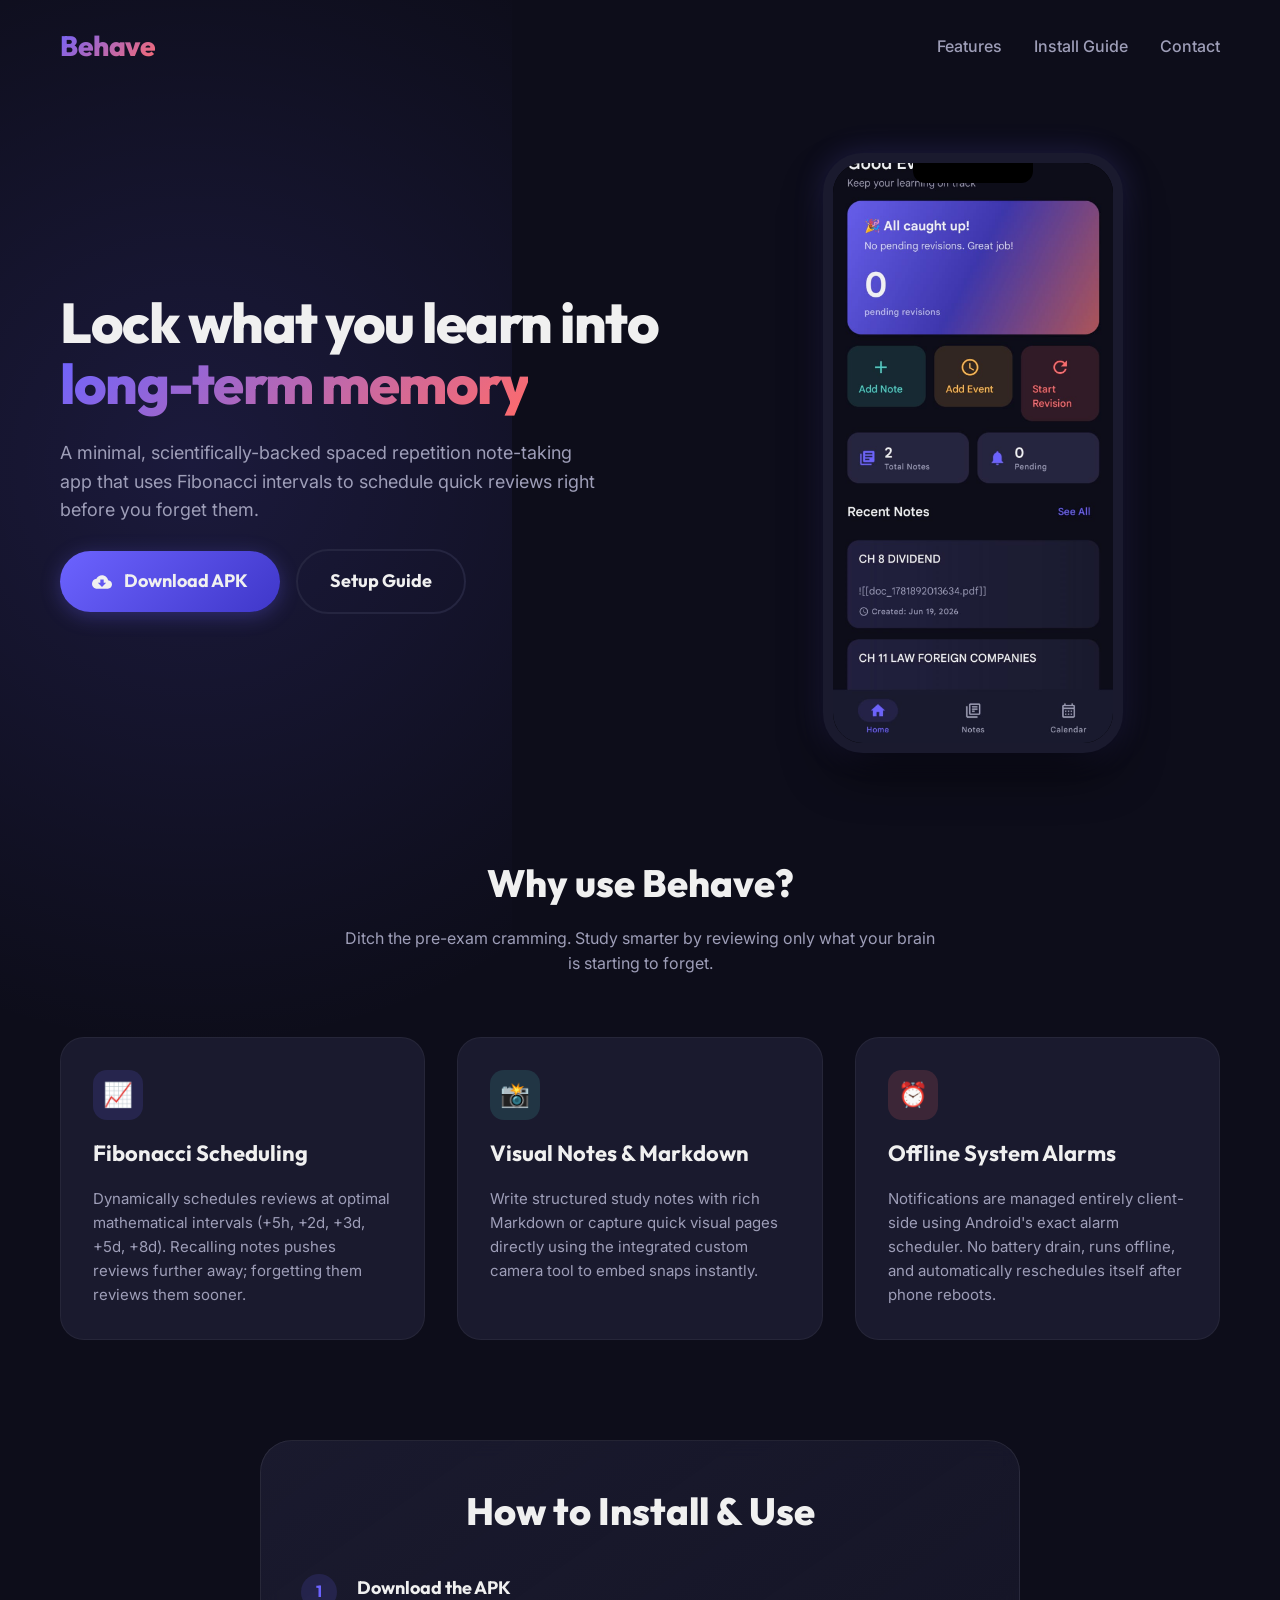
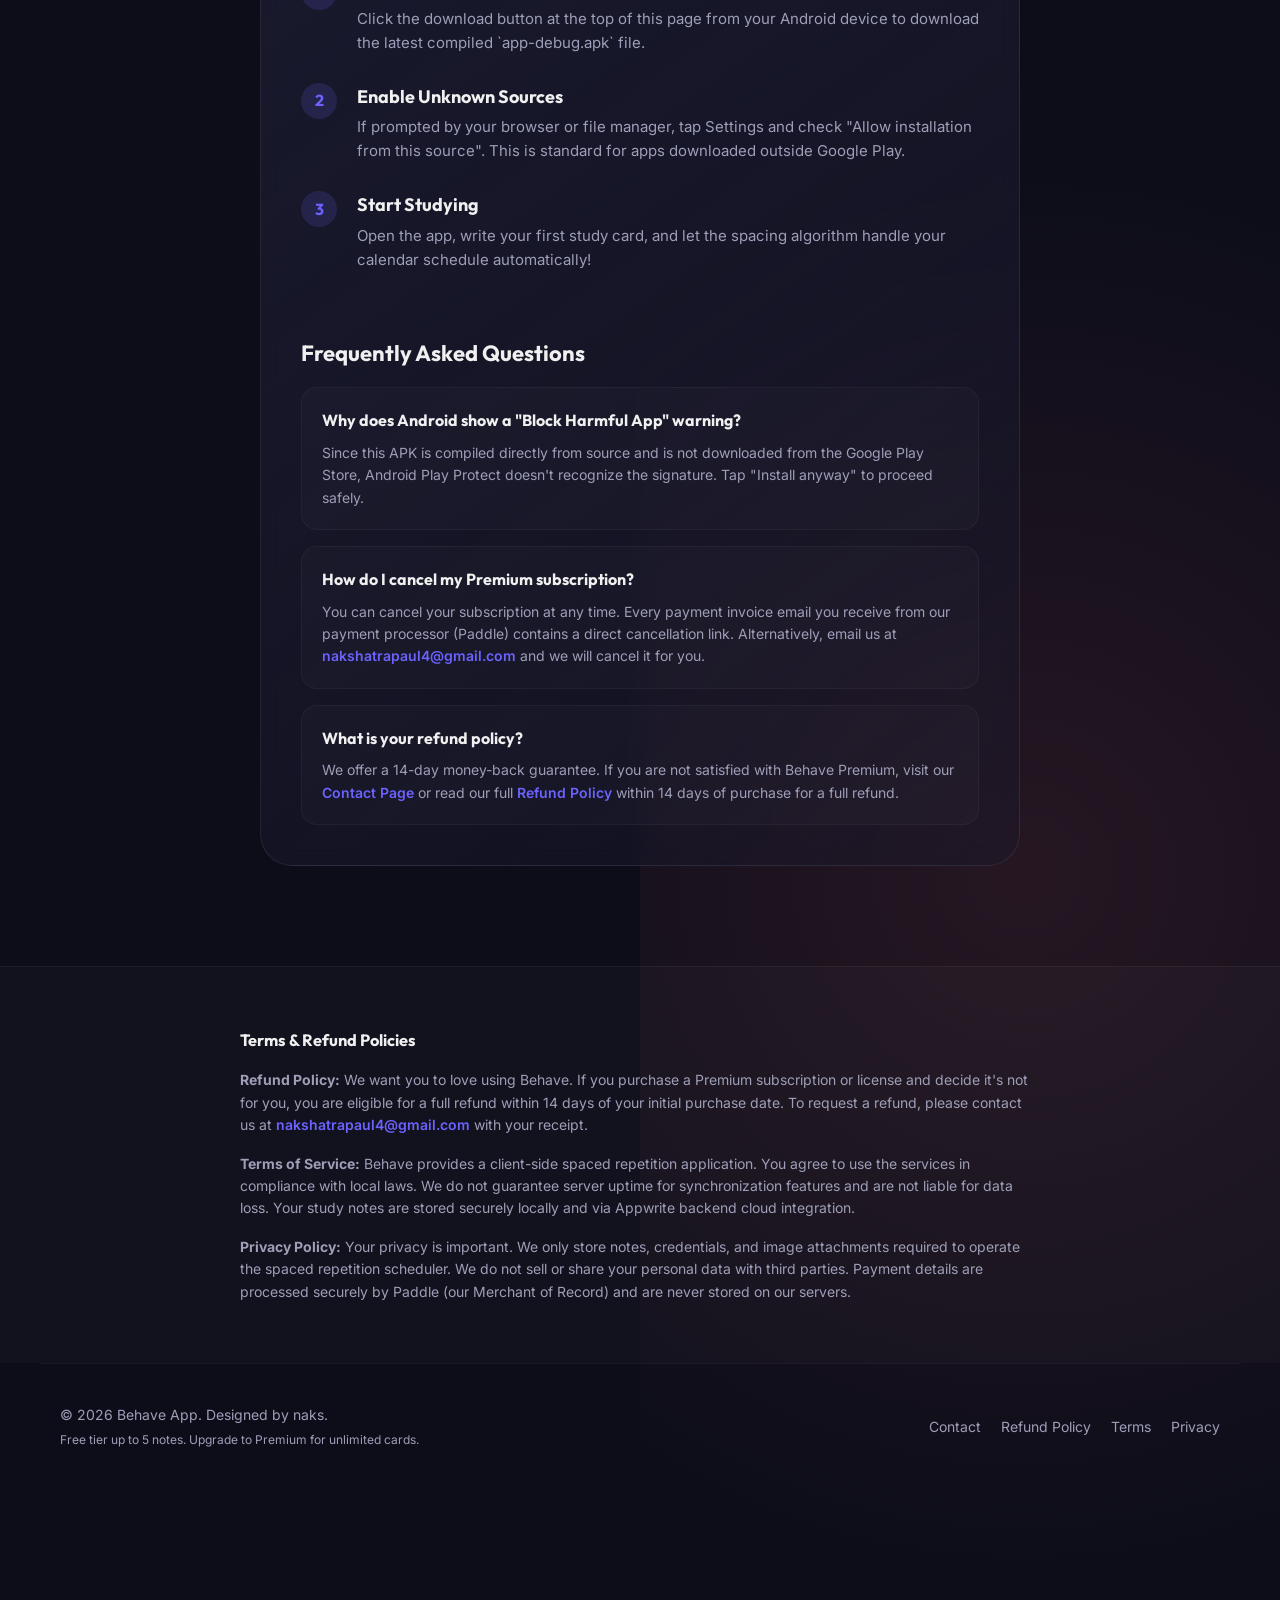
<file: docs/index.html>
<!DOCTYPE html>
<html lang="en">
<head>
    <meta charset="UTF-8">
    <meta name="viewport" content="width=device-width, initial-scale=1.0">
    <title>Behave — Spaced Repetition & Study Notes</title>
    <link rel="stylesheet" href="style.css">
</head>
<body>

    <!-- Header Navigation -->
    <header>
        <a href="#" class="logo"><span>Behave</span></a>
        <div class="nav-links">
            <a href="#features">Features</a>
            <a href="#install">Install Guide</a>
            <a href="contact.html">Contact</a>
        </div>
    </header>

    <!-- Hero Section -->
    <main class="hero">
        <div class="hero-content">
            <h1 class="hero-tagline">Lock what you learn into <span>long-term memory</span></h1>
            <p class="hero-description">
                A minimal, scientifically-backed spaced repetition note-taking app that uses Fibonacci intervals to schedule quick reviews right before you forget them.
            </p>
            
            <div class="cta-group">
                <!-- Redirect link to the latest release compiled by GitHub Actions -->
                <a href="https://github.com/nakshatrapaul/behaviour/releases/download/latest/app-debug.apk" class="btn-primary" id="download-btn">
                    <svg viewBox="0 0 24 24">
                        <path d="M19.35 10.04C18.67 6.59 15.64 4 12 4 9.11 4 6.6 5.64 5.35 8.04 2.34 8.36 0 10.91 0 14c0 3.31 2.69 6 6 6h13c2.76 0 5-2.24 5-5 0-2.64-2.05-4.78-4.65-4.96zM17 13l-5 5-5-5h3V9h4v4h3z"/>
                    </svg>
                    Download APK
                </a>
                <a href="#install" class="btn-secondary">Setup Guide</a>
            </div>
        </div>

        <!-- Phone Mockup -->
        <div class="mockup-container">
            <div class="device-wrapper">
                <div class="device-notch"></div>
                <img src="assets/screenshot.png?v=2" alt="Behave App Screen" class="device-screen">
            </div>
        </div>
    </main>

    <!-- Features Section -->
    <section class="features-section" id="features">
        <div class="section-header">
            <h2 class="section-title">Why use Behave?</h2>
            <p class="section-subtitle">Ditch the pre-exam cramming. Study smarter by reviewing only what your brain is starting to forget.</p>
        </div>

        <div class="features-grid">
            <!-- Spaced Repetition -->
            <div class="feature-card">
                <div class="feature-icon-wrapper icon-purple">📈</div>
                <h3 class="feature-title">Fibonacci Scheduling</h3>
                <p class="feature-desc">Dynamically schedules reviews at optimal mathematical intervals (+5h, +2d, +3d, +5d, +8d). Recalling notes pushes reviews further away; forgetting them reviews them sooner.</p>
            </div>

            <!-- Notes & Camera -->
            <div class="feature-card">
                <div class="feature-icon-wrapper icon-green">📸</div>
                <h3 class="feature-title">Visual Notes & Markdown</h3>
                <p class="feature-desc">Write structured study notes with rich Markdown or capture quick visual pages directly using the integrated custom camera tool to embed snaps instantly.</p>
            </div>

            <!-- Local Alarms -->
            <div class="feature-card">
                <div class="feature-icon-wrapper icon-coral">⏰</div>
                <h3 class="feature-title">Offline System Alarms</h3>
                <p class="feature-desc">Notifications are managed entirely client-side using Android's exact alarm scheduler. No battery drain, runs offline, and automatically reschedules itself after phone reboots.</p>
            </div>
        </div>
    </section>

    <!-- Onboarding / Install Guide -->
    <section class="onboarding-section" id="install">
        <div class="guide-card">
            <h2 class="section-title" style="text-align: center;">How to Install & Use</h2>
            
            <div class="guide-steps">
                <div class="step-item">
                    <div class="step-num">1</div>
                    <div class="step-content">
                        <h4>Download the APK</h4>
                        <p>Click the download button at the top of this page from your Android device to download the latest compiled `app-debug.apk` file.</p>
                    </div>
                </div>

                <div class="step-item">
                    <div class="step-num">2</div>
                    <div class="step-content">
                        <h4>Enable Unknown Sources</h4>
                        <p>If prompted by your browser or file manager, tap Settings and check "Allow installation from this source". This is standard for apps downloaded outside Google Play.</p>
                    </div>
                </div>

                <div class="step-item">
                    <div class="step-num">3</div>
                    <div class="step-content">
                        <h4>Start Studying</h4>
                        <p>Open the app, write your first study card, and let the spacing algorithm handle your calendar schedule automatically!</p>
                    </div>
                </div>
            </div>

            <div class="faq-container">
                <h3 class="feature-title" style="margin-top: 24px;">Frequently Asked Questions</h3>
                
                <div class="faq-item">
                    <h4 class="faq-question">Why does Android show a "Block Harmful App" warning?</h4>
                    <p class="faq-answer">Since this APK is compiled directly from source and is not downloaded from the Google Play Store, Android Play Protect doesn't recognize the signature. Tap "Install anyway" to proceed safely.</p>
                </div>

                <div class="faq-item">
                    <h4 class="faq-question">How do I cancel my Premium subscription?</h4>
                    <p class="faq-answer">You can cancel your subscription at any time. Every payment invoice email you receive from our payment processor (Paddle) contains a direct cancellation link. Alternatively, email us at <a href="mailto:nakshatrapaul4@gmail.com" class="email-link">nakshatrapaul4@gmail.com</a> and we will cancel it for you.</p>
                </div>

                <div class="faq-item">
                    <h4 class="faq-question">What is your refund policy?</h4>
                    <p class="faq-answer">We offer a 14-day money-back guarantee. If you are not satisfied with Behave Premium, visit our <a href="contact.html" class="email-link">Contact Page</a> or read our full <a href="refund.html" class="email-link">Refund Policy</a> within 14 days of purchase for a full refund.</p>
                </div>
            </div>
        </div>
    </section>

    <!-- Legal Policies Section -->
    <section class="policies-section" id="policies" style="padding: 60px 20px; background: rgba(255, 255, 255, 0.02); border-top: 1px solid rgba(255, 255, 255, 0.05);">
        <div style="max-width: 800px; margin: 0 auto; color: var(--text-gray); font-size: 14px; line-height: 1.6;">
            <h3 style="color: var(--text-white); margin-bottom: 16px; font-family: var(--font-outfit);">Terms & Refund Policies</h3>
            <p id="refund-policy"><strong>Refund Policy:</strong> We want you to love using Behave. If you purchase a Premium subscription or license and decide it's not for you, you are eligible for a full refund within 14 days of your initial purchase date. To request a refund, please contact us at <a href="mailto:nakshatrapaul4@gmail.com" class="email-link">nakshatrapaul4@gmail.com</a> with your receipt.</p>
            <p id="terms" style="margin-top: 16px;"><strong>Terms of Service:</strong> Behave provides a client-side spaced repetition application. You agree to use the services in compliance with local laws. We do not guarantee server uptime for synchronization features and are not liable for data loss. Your study notes are stored securely locally and via Appwrite backend cloud integration.</p>
            <p id="privacy" style="margin-top: 16px;"><strong>Privacy Policy:</strong> Your privacy is important. We only store notes, credentials, and image attachments required to operate the spaced repetition scheduler. We do not sell or share your personal data with third parties. Payment details are processed securely by Paddle (our Merchant of Record) and are never stored on our servers.</p>
        </div>
    </section>

    <!-- Footer -->
    <footer>
        <div>
            <p>&copy; 2026 Behave App. Designed by naks.</p>
            <p style="font-size: 12px; margin-top: 4px;">Free tier up to 5 notes. Upgrade to Premium for unlimited cards.</p>
        </div>
        <div style="display: flex; gap: 20px;">
            <a href="contact.html" style="color: var(--text-gray); text-decoration: none; transition: color 0.3s;" onmouseover="this.style.color='#F0F0F0'" onmouseout="this.style.color='var(--text-gray)'">Contact</a>
            <a href="refund.html" style="color: var(--text-gray); text-decoration: none; transition: color 0.3s;" onmouseover="this.style.color='#F0F0F0'" onmouseout="this.style.color='var(--text-gray)'">Refund Policy</a>
            <a href="terms.html" style="color: var(--text-gray); text-decoration: none; transition: color 0.3s;" onmouseover="this.style.color='#F0F0F0'" onmouseout="this.style.color='var(--text-gray)'">Terms</a>
            <a href="privacy.html" style="color: var(--text-gray); text-decoration: none; transition: color 0.3s;" onmouseover="this.style.color='#F0F0F0'" onmouseout="this.style.color='var(--text-gray)'">Privacy</a>
        </div>
    </footer>

</body>
</html>
</file>
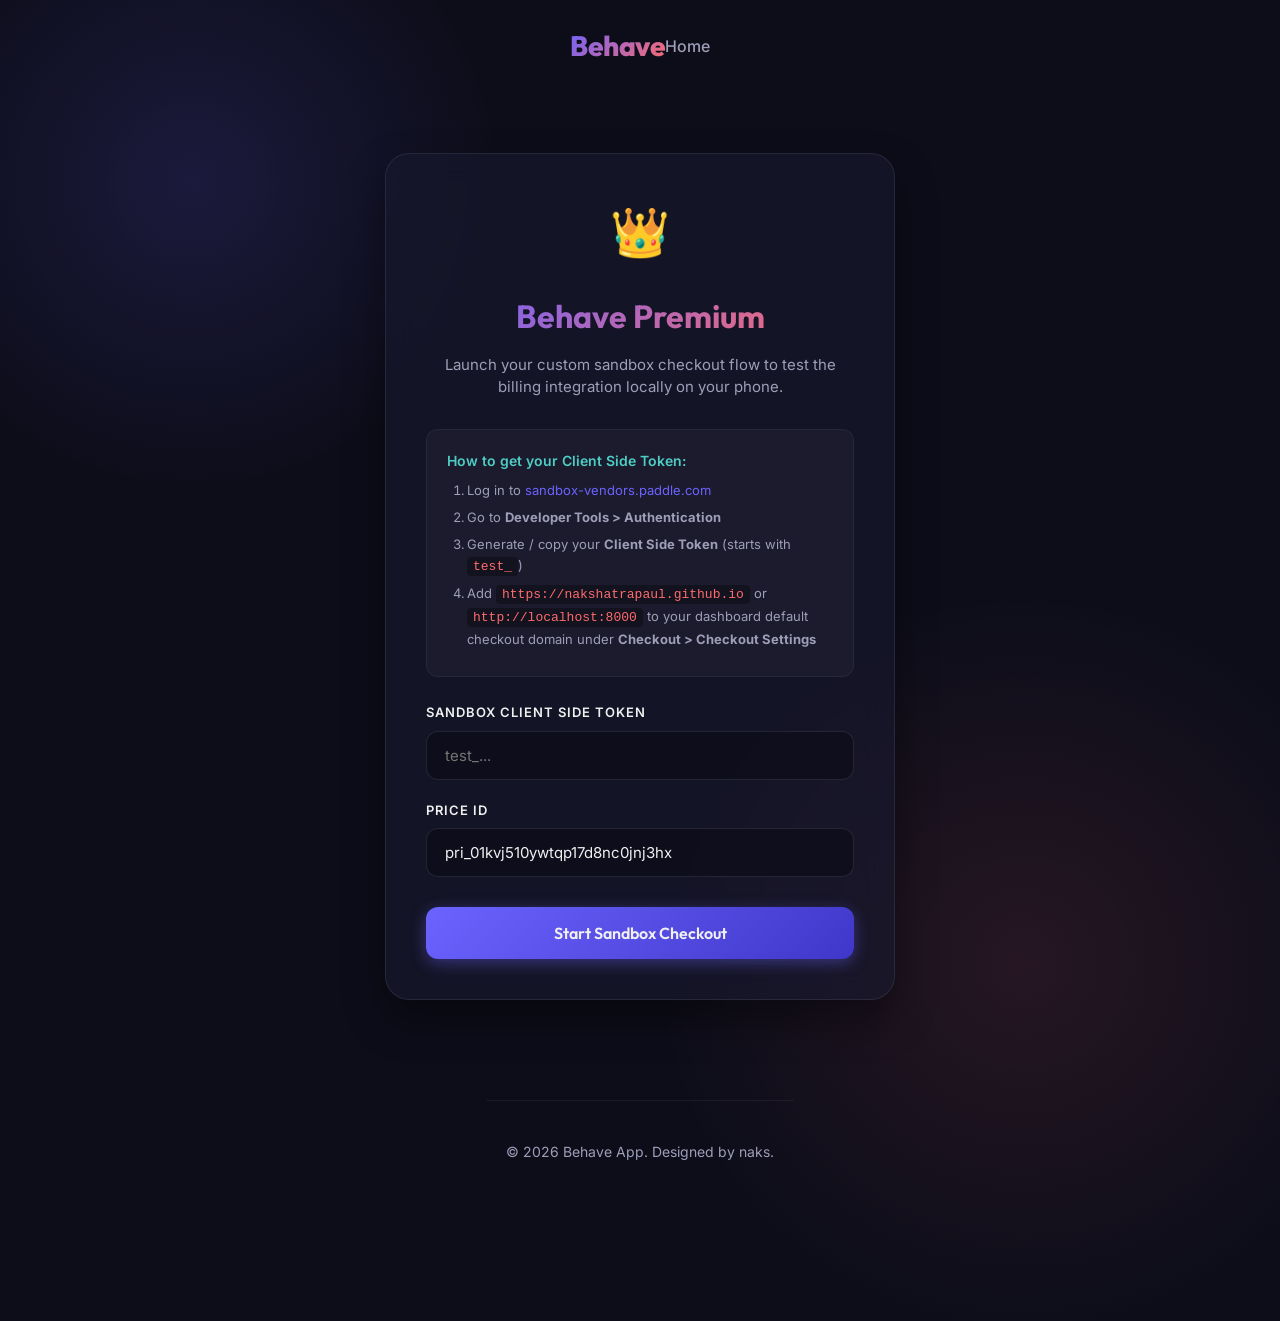
<file: docs/checkout.html>
<!DOCTYPE html>
<html lang="en">
<head>
    <meta charset="UTF-8">
    <meta name="viewport" content="width=device-width, initial-scale=1.0">
    <title>Behave Premium Checkout</title>
    <!-- Custom Fonts -->
    <link rel="stylesheet" href="style.css">
    <!-- Paddle.js v2 SDK -->
    <script src="https://cdn.paddle.com/paddle/v2/paddle.js"></script>
    <style>
        body {
            min-height: 100vh;
            display: flex;
            flex-direction: column;
            justify-content: space-between;
        }

        .checkout-container {
            max-width: 550px;
            width: 100%;
            margin: 60px auto;
            padding: 0 20px;
            flex-grow: 1;
            display: flex;
            flex-direction: column;
            justify-content: center;
        }

        .checkout-card {
            background: rgba(26, 26, 46, 0.65);
            backdrop-filter: blur(16px);
            -webkit-backdrop-filter: blur(16px);
            border: 1px solid rgba(255, 255, 255, 0.08);
            border-radius: 24px;
            padding: 40px;
            box-shadow: 0 20px 40px rgba(0, 0, 0, 0.4);
            text-align: center;
            transition: all 0.3s ease;
        }

        .checkout-card:hover {
            border-color: rgba(108, 99, 255, 0.3);
            box-shadow: 0 20px 40px rgba(108, 99, 255, 0.1);
        }

        .icon-premium {
            font-size: 48px;
            margin-bottom: 20px;
            display: inline-block;
            animation: float 3s ease-in-out infinite;
        }

        @keyframes float {
            0%, 100% { transform: translateY(0); }
            50% { transform: translateY(-8px); }
        }

        .checkout-title {
            font-family: var(--font-outfit);
            font-size: 32px;
            font-weight: 700;
            margin-bottom: 12px;
            background: linear-gradient(135deg, var(--primary), var(--secondary));
            -webkit-background-clip: text;
            -webkit-text-fill-color: transparent;
        }

        .checkout-subtitle {
            color: var(--text-gray);
            font-size: 15px;
            margin-bottom: 30px;
            line-height: 1.5;
        }

        .form-group {
            text-align: left;
            margin-bottom: 20px;
        }

        .form-label {
            display: block;
            font-size: 13px;
            font-weight: 600;
            margin-bottom: 8px;
            color: var(--text-white);
            text-transform: uppercase;
            letter-spacing: 1px;
        }

        .form-input {
            width: 100%;
            padding: 14px 18px;
            border-radius: 12px;
            background: rgba(13, 13, 26, 0.8);
            border: 1px solid rgba(255, 255, 255, 0.1);
            color: var(--text-white);
            font-family: var(--font-inter);
            font-size: 15px;
            transition: all 0.3s ease;
        }

        .form-input:focus {
            outline: none;
            border-color: var(--primary);
            box-shadow: 0 0 0 3px rgba(108, 99, 255, 0.2);
        }

        .btn-launch {
            width: 100%;
            padding: 16px;
            background: linear-gradient(135deg, var(--primary), var(--primary-light));
            border: none;
            border-radius: 12px;
            color: var(--text-white);
            font-family: var(--font-outfit);
            font-size: 16px;
            font-weight: 600;
            cursor: pointer;
            transition: all 0.3s ease;
            box-shadow: 0 4px 15px rgba(108, 99, 255, 0.4);
            margin-top: 10px;
        }

        .btn-launch:hover {
            transform: translateY(-2px);
            box-shadow: 0 6px 20px rgba(108, 99, 255, 0.6);
            background: linear-gradient(135deg, #7c74ff, var(--primary));
        }

        .btn-launch:active {
            transform: translateY(0);
        }

        .status-spinner {
            border: 4px solid rgba(255, 255, 255, 0.1);
            border-top: 4px solid var(--primary);
            border-radius: 50%;
            width: 40px;
            height: 40px;
            animation: spin 1s linear infinite;
            margin: 30px auto;
        }

        @keyframes spin {
            0% { transform: rotate(0deg); }
            100% { transform: rotate(360deg); }
        }

        .hidden {
            display: none !important;
        }

        .instruction-box {
            background: rgba(255, 255, 255, 0.03);
            border-radius: 12px;
            padding: 20px;
            text-align: left;
            margin-bottom: 25px;
            border: 1px solid rgba(255, 255, 255, 0.05);
        }

        .instruction-title {
            font-size: 14px;
            font-weight: 600;
            margin-bottom: 8px;
            color: var(--accent);
        }

        .instruction-list {
            padding-left: 20px;
            font-size: 13px;
            color: var(--text-gray);
            margin: 0;
            line-height: 1.6;
        }

        .instruction-list li {
            margin-bottom: 6px;
        }

        .instruction-list code {
            background: rgba(0, 0, 0, 0.3);
            padding: 2px 6px;
            border-radius: 4px;
            color: var(--secondary);
            font-family: monospace;
        }

        .redirect-btn-group {
            margin-top: 20px;
            display: flex;
            flex-direction: column;
            gap: 10px;
        }

        .btn-redirect-manual {
            color: var(--accent);
            text-decoration: none;
            font-size: 14px;
            font-weight: 500;
            transition: opacity 0.3s;
            cursor: pointer;
        }

        .btn-redirect-manual:hover {
            opacity: 0.8;
            text-decoration: underline;
        }
    </style>
</head>
<body>

    <!-- Header Navigation -->
    <header>
        <a href="index.html" class="logo"><span>Behave</span></a>
        <div class="nav-links">
            <a href="index.html">Home</a>
        </div>
    </header>

    <!-- Main Checkout Box -->
    <main class="checkout-container">
        
        <!-- Loading State View -->
        <div id="loading-state" class="checkout-card hidden">
            <span class="icon-premium">🔒</span>
            <h2 class="checkout-title" id="loading-title">Securing Connection</h2>
            <p class="checkout-subtitle" id="loading-text">Initializing checkout environment...</p>
            <div class="status-spinner"></div>
            <div class="redirect-btn-group">
                <a onclick="triggerSuccessRedirect()" class="btn-redirect-manual">Skip payment / Test success callback directly</a>
                <a onclick="resetSettings()" class="btn-redirect-manual" style="color: var(--secondary); margin-top: 10px; display: inline-block;">Reset token & settings</a>
            </div>
        </div>

        <!-- Setup Token / Price ID Form View -->
        <div id="setup-state" class="checkout-card">
            <span class="icon-premium">👑</span>
            <h2 class="checkout-title">Behave Premium</h2>
            <p class="checkout-subtitle">Launch your custom sandbox checkout flow to test the billing integration locally on your phone.</p>

            <div class="instruction-box">
                <div class="instruction-title">How to get your Client Side Token:</div>
                <ol class="instruction-list">
                    <li>Log in to <a href="https://sandbox-vendors.paddle.com" target="_blank" style="color: var(--primary); text-decoration: none;">sandbox-vendors.paddle.com</a></li>
                    <li>Go to <strong>Developer Tools > Authentication</strong></li>
                    <li>Generate / copy your <strong>Client Side Token</strong> (starts with <code>test_</code>)</li>
                    <li>Add <code>https://nakshatrapaul.github.io</code> or <code>http://localhost:8000</code> to your dashboard default checkout domain under <strong>Checkout > Checkout Settings</strong></li>
                </ol>
            </div>

            <form id="setup-form" onsubmit="handleFormSubmit(event)">
                <div class="form-group">
                    <label class="form-label" for="client_token">Sandbox Client Side Token</label>
                    <input type="text" id="client_token" class="form-input" placeholder="test_..." required>
                </div>
                <div class="form-group">
                    <label class="form-label" for="price_id">Price ID</label>
                    <input type="text" id="price_id" class="form-input" placeholder="pri_..." required>
                </div>
                <button type="submit" class="btn-launch">Start Sandbox Checkout</button>
            </form>
        </div>

    </main>

    <!-- Footer -->
    <footer style="margin-top: 40px;">
        <div>
            <p>&copy; 2026 Behave App. Designed by naks.</p>
        </div>
    </footer>

    <!-- Logic Script -->
    <script>
        // Get elements
        const loadingState = document.getElementById('loading-state');
        const loadingText = document.getElementById('loading-text');
        const setupState = document.getElementById('setup-state');
        const setupForm = document.getElementById('setup-form');
        const clientTokenInput = document.getElementById('client_token');
        const priceIdInput = document.getElementById('price_id');

        // Extract parameters from URL
        const urlParams = new URLSearchParams(window.location.search);
        let urlPriceId = urlParams.get('price_id');
        let urlClientToken = urlParams.get('client_token');

        // Check LocalStorage
        const cachedClientToken = localStorage.getItem('paddle_sandbox_token');
        const cachedPriceId = localStorage.getItem('paddle_sandbox_price_id');

        // Populate initial form values
        priceIdInput.value = urlPriceId || cachedPriceId || "pri_01kvj510ywtqp17d8nc0jnj3hx";
        clientTokenInput.value = urlClientToken || cachedClientToken || "";

        // Trigger manual redirect back to app
        function triggerSuccessRedirect() {
            window.location.href = "behave://checkout-success";
        }

        // Reset local storage token and settings
        function resetSettings() {
            localStorage.removeItem('paddle_sandbox_token');
            localStorage.removeItem('paddle_sandbox_price_id');
            window.location.href = window.location.pathname; // Reload without query params
        }

        // Initialize Paddle Checkout if credentials are present
        const activeClientToken = urlClientToken || cachedClientToken;
        const activePriceId = urlPriceId || cachedPriceId || "pri_01kvj510ywtqp17d8nc0jnj3hx";

        if (activeClientToken && activePriceId) {
            setupState.classList.add('hidden');
            loadingState.classList.remove('hidden');
            
            const isSandbox = activeClientToken.startsWith('test_');
            const loadingTitle = document.getElementById('loading-title');
            
            if (!isSandbox) {
                // Production environment - hide all sandbox helper buttons
                const helperGroups = document.querySelectorAll('.redirect-btn-group');
                helperGroups.forEach(el => el.classList.add('hidden'));
                loadingTitle.innerText = "Premium Upgrade";
                loadingText.innerText = "Initializing secure checkout environment...";
            } else {
                loadingTitle.innerText = "Sandbox Test Mode";
                loadingText.innerText = "Initializing Paddle Sandbox Checkout environment...";
            }
            
            try {
                // Initialize Paddle
                if (isSandbox) {
                    Paddle.Environment.set("sandbox");
                }
                Paddle.Initialize({
                    token: activeClientToken,
                    eventCallback: function(event) {
                        console.log("Paddle Event:", event);
                        if (event.name === 'checkout.completed') {
                            loadingText.innerText = "Payment completed! Redirecting back to Behave app...";
                            setTimeout(() => {
                                triggerSuccessRedirect();
                            }, 1500);
                        }
                    }
                });

                loadingText.innerText = "Opening secure checkout...";

                // Open Checkout
                Paddle.Checkout.open({
                    items: [
                        {
                            priceId: activePriceId,
                            quantity: 1
                        }
                    ],
                    settings: {
                        successUrl: "behave://checkout-success"
                    }
                });
            } catch (err) {
                console.error("Paddle.js Initialization Error:", err);
                loadingText.innerHTML = `<span style="color: var(--secondary)">Initialization failed.</span> Please check your Client Side Token and verify your checkout settings domain.`;
            }
        }

        // Handle Setup Form Submit
        function handleFormSubmit(e) {
            e.preventDefault();
            const token = clientTokenInput.value.trim();
            const price = priceIdInput.value.trim();

            if (token && price) {
                localStorage.setItem('paddle_sandbox_token', token);
                localStorage.setItem('paddle_sandbox_price_id', price);

                // Reload page with parameters
                window.location.search = `?price_id=${encodeURIComponent(price)}&client_token=${encodeURIComponent(token)}`;
            }
        }
    </script>
</body>
</html>
</file>
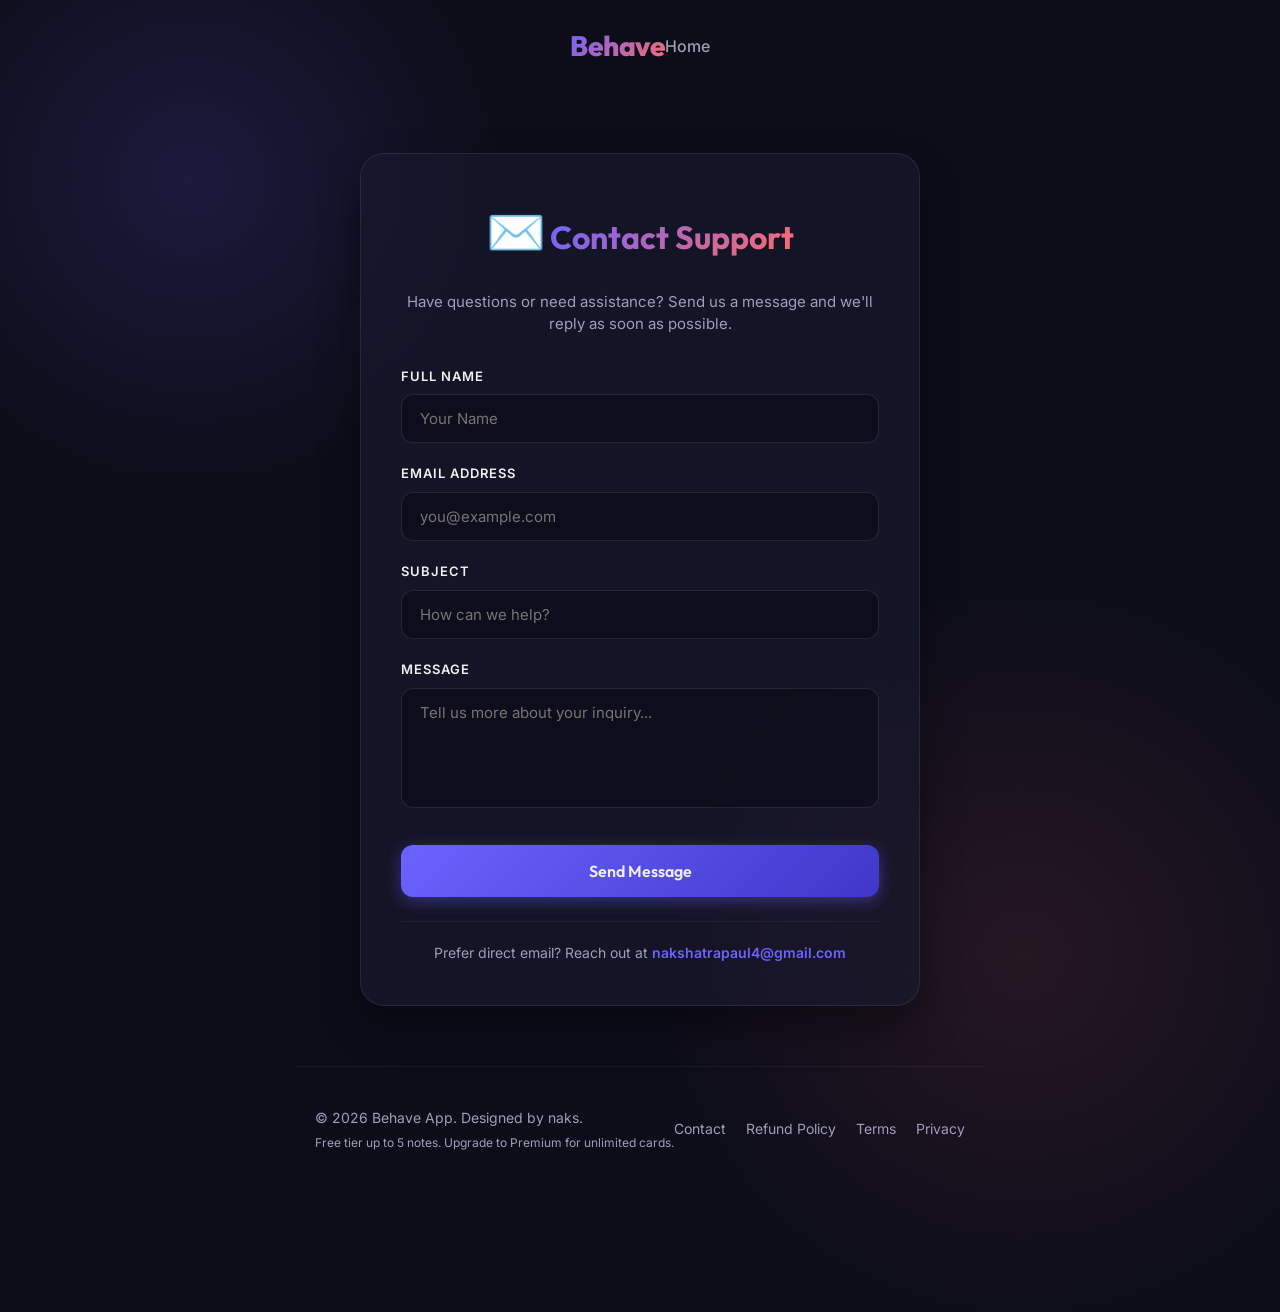
<file: docs/contact.html>
<!DOCTYPE html>
<html lang="en">
<head>
    <meta charset="UTF-8">
    <meta name="viewport" content="width=device-width, initial-scale=1.0">
    <title>Contact Support — Behave</title>
    <link rel="stylesheet" href="style.css">
    <style>
        body {
            min-height: 100vh;
            display: flex;
            flex-direction: column;
            justify-content: space-between;
        }
        .contact-container {
            max-width: 600px;
            width: 100%;
            margin: 60px auto;
            padding: 0 20px;
            flex-grow: 1;
            display: flex;
            flex-direction: column;
            justify-content: center;
        }
        .contact-card {
            background: rgba(26, 26, 46, 0.65);
            backdrop-filter: blur(16px);
            -webkit-backdrop-filter: blur(16px);
            border: 1px solid rgba(255, 255, 255, 0.08);
            border-radius: 24px;
            padding: 40px;
            box-shadow: 0 20px 40px rgba(0, 0, 0, 0.4);
            text-align: center;
            transition: all 0.3s ease;
        }
        .contact-card:hover {
            border-color: rgba(108, 99, 255, 0.3);
            box-shadow: 0 20px 40px rgba(108, 99, 255, 0.1);
        }
        .icon-header {
            font-size: 48px;
            margin-bottom: 20px;
            display: inline-block;
            animation: float 3s ease-in-out infinite;
        }
        @keyframes float {
            0%, 100% { transform: translateY(0); }
            50% { transform: translateY(-6px); }
        }
        .contact-title {
            font-family: var(--font-outfit);
            font-size: 32px;
            font-weight: 700;
            margin-bottom: 12px;
            background: linear-gradient(135deg, var(--primary), var(--secondary));
            -webkit-background-clip: text;
            -webkit-text-fill-color: transparent;
            display: inline-block;
        }
        .contact-subtitle {
            color: var(--text-gray);
            font-size: 15px;
            margin-bottom: 30px;
            line-height: 1.5;
        }
        .form-group {
            text-align: left;
            margin-bottom: 20px;
        }
        .form-label {
            display: block;
            font-size: 13px;
            font-weight: 600;
            margin-bottom: 8px;
            color: var(--text-white);
            text-transform: uppercase;
            letter-spacing: 1px;
        }
        .form-input, .form-textarea {
            width: 100%;
            padding: 14px 18px;
            border-radius: 12px;
            background: rgba(13, 13, 26, 0.8);
            border: 1px solid rgba(255, 255, 255, 0.1);
            color: var(--text-white);
            font-family: var(--font-inter);
            font-size: 15px;
            transition: all 0.3s ease;
        }
        .form-textarea {
            height: 120px;
            resize: none;
        }
        .form-input:focus, .form-textarea:focus {
            outline: none;
            border-color: var(--primary);
            box-shadow: 0 0 0 3px rgba(108, 99, 255, 0.2);
        }
        .btn-submit {
            width: 100%;
            padding: 16px;
            background: linear-gradient(135deg, var(--primary), var(--primary-light));
            border: none;
            border-radius: 12px;
            color: var(--text-white);
            font-family: var(--font-outfit);
            font-size: 16px;
            font-weight: 600;
            cursor: pointer;
            transition: all 0.3s ease;
            box-shadow: 0 4px 15px rgba(108, 99, 255, 0.4);
            margin-top: 10px;
        }
        .btn-submit:hover {
            transform: translateY(-2px);
            box-shadow: 0 6px 20px rgba(108, 99, 255, 0.6);
            background: linear-gradient(135deg, #7c74ff, var(--primary));
        }
        .status-spinner {
            border: 4px solid rgba(255, 255, 255, 0.1);
            border-top: 4px solid var(--primary);
            border-radius: 50%;
            width: 40px;
            height: 40px;
            animation: spin 1s linear infinite;
            margin: 30px auto;
        }
        @keyframes spin {
            0% { transform: rotate(0deg); }
            100% { transform: rotate(360deg); }
        }
        .hidden {
            display: none !important;
        }
        .success-box {
            text-align: center;
            padding: 20px 0;
        }
        .success-box p {
            color: var(--text-gray);
            font-size: 15px;
            line-height: 1.6;
            margin-bottom: 24px;
        }
        .direct-mail {
            font-size: 14px;
            color: var(--text-gray);
            margin-top: 24px;
            border-top: 1px solid rgba(255, 255, 255, 0.05);
            padding-top: 20px;
        }
        .direct-mail a {
            color: var(--primary);
            text-decoration: none;
            font-weight: 600;
        }
        .direct-mail a:hover {
            text-decoration: underline;
        }
    </style>
</head>
<body>

    <!-- Header Navigation -->
    <header>
        <a href="index.html" class="logo"><span>Behave</span></a>
        <div class="nav-links">
            <a href="index.html">Home</a>
        </div>
    </header>

    <!-- Main Container -->
    <main class="contact-container">
        
        <!-- Form State Card -->
        <div id="form-card" class="contact-card">
            <span class="icon-header">✉️</span>
            <h2 class="contact-title">Contact Support</h2>
            <p class="contact-subtitle">Have questions or need assistance? Send us a message and we'll reply as soon as possible.</p>

            <form id="contact-form" onsubmit="handleContactSubmit(event)">
                <div class="form-group">
                    <label class="form-label" for="user_name">Full Name</label>
                    <input type="text" id="user_name" class="form-input" placeholder="Your Name" required>
                </div>
                <div class="form-group">
                    <label class="form-label" for="user_email">Email Address</label>
                    <input type="email" id="user_email" class="form-input" placeholder="you@example.com" required>
                </div>
                <div class="form-group">
                    <label class="form-label" for="user_subject">Subject</label>
                    <input type="text" id="user_subject" class="form-input" placeholder="How can we help?" required>
                </div>
                <div class="form-group">
                    <label class="form-label" for="user_message">Message</label>
                    <textarea id="user_message" class="form-textarea" placeholder="Tell us more about your inquiry..." required></textarea>
                </div>
                <button type="submit" class="btn-submit">Send Message</button>
            </form>

            <p class="direct-mail">
                Prefer direct email? Reach out at <a href="mailto:nakshatrapaul4@gmail.com">nakshatrapaul4@gmail.com</a>
            </p>
        </div>

        <!-- Loading State Card -->
        <div id="loading-card" class="contact-card hidden">
            <span class="icon-header">⏳</span>
            <h2 class="contact-title">Sending Message</h2>
            <p class="contact-subtitle">Connecting to mail client...</p>
            <div class="status-spinner"></div>
        </div>

        <!-- Success State Card -->
        <div id="success-card" class="contact-card hidden">
            <span class="icon-header">✅</span>
            <h2 class="contact-title">Message Drafted</h2>
            
            <div class="success-box">
                <p>We've launched your local email client with a pre-filled draft. Please review and hit send in your email app.</p>
                <p>If the email app did not open automatically, you can send your message directly to:</p>
                <p style="font-size: 18px; font-weight: 700; color: var(--text-white);">nakshatrapaul4@gmail.com</p>
                
                <a href="index.html" class="btn-submit" style="display: inline-block; text-decoration: none; max-width: 200px;">Back to Home</a>
            </div>
        </div>

    </main>

    <!-- Footer -->
    <footer>
        <div>
            <p>&copy; 2026 Behave App. Designed by naks.</p>
            <p style="font-size: 12px; margin-top: 4px;">Free tier up to 5 notes. Upgrade to Premium for unlimited cards.</p>
        </div>
        <div style="display: flex; gap: 20px;">
            <a href="contact.html" style="color: var(--text-gray); text-decoration: none; transition: color 0.3s;" onmouseover="this.style.color='#F0F0F0'" onmouseout="this.style.color='var(--text-gray)'">Contact</a>
            <a href="refund.html" style="color: var(--text-gray); text-decoration: none; transition: color 0.3s;" onmouseover="this.style.color='#F0F0F0'" onmouseout="this.style.color='var(--text-gray)'">Refund Policy</a>
            <a href="terms.html" style="color: var(--text-gray); text-decoration: none; transition: color 0.3s;" onmouseover="this.style.color='#F0F0F0'" onmouseout="this.style.color='var(--text-gray)'">Terms</a>
            <a href="privacy.html" style="color: var(--text-gray); text-decoration: none; transition: color 0.3s;" onmouseover="this.style.color='#F0F0F0'" onmouseout="this.style.color='var(--text-gray)'">Privacy</a>
        </div>
    </footer>

    <script>
        function handleContactSubmit(e) {
            e.preventDefault();
            
            const name = document.getElementById('user_name').value.trim();
            const email = document.getElementById('user_email').value.trim();
            const subject = document.getElementById('user_subject').value.trim();
            const message = document.getElementById('user_message').value.trim();

            const formCard = document.getElementById('form-card');
            const loadingCard = document.getElementById('loading-card');
            const successCard = document.getElementById('success-card');

            // Switch to loading view
            formCard.classList.add('hidden');
            loadingCard.classList.remove('hidden');

            // Construct mailto link parameters
            const mailtoSubject = encodeURIComponent(`Behave Support: ${subject}`);
            const mailtoBody = encodeURIComponent(`Name: ${name}\nEmail: ${email}\n\nMessage:\n${message}`);
            const mailtoLink = `mailto:nakshatrapaul4@gmail.com?subject=${mailtoSubject}&body=${mailtoBody}`;

            setTimeout(() => {
                // Open mailto link
                window.location.href = mailtoLink;

                // Switch to success view
                loadingCard.classList.add('hidden');
                successCard.classList.remove('hidden');
            }, 1000);
        }
    </script>
</body>
</html>
</file>
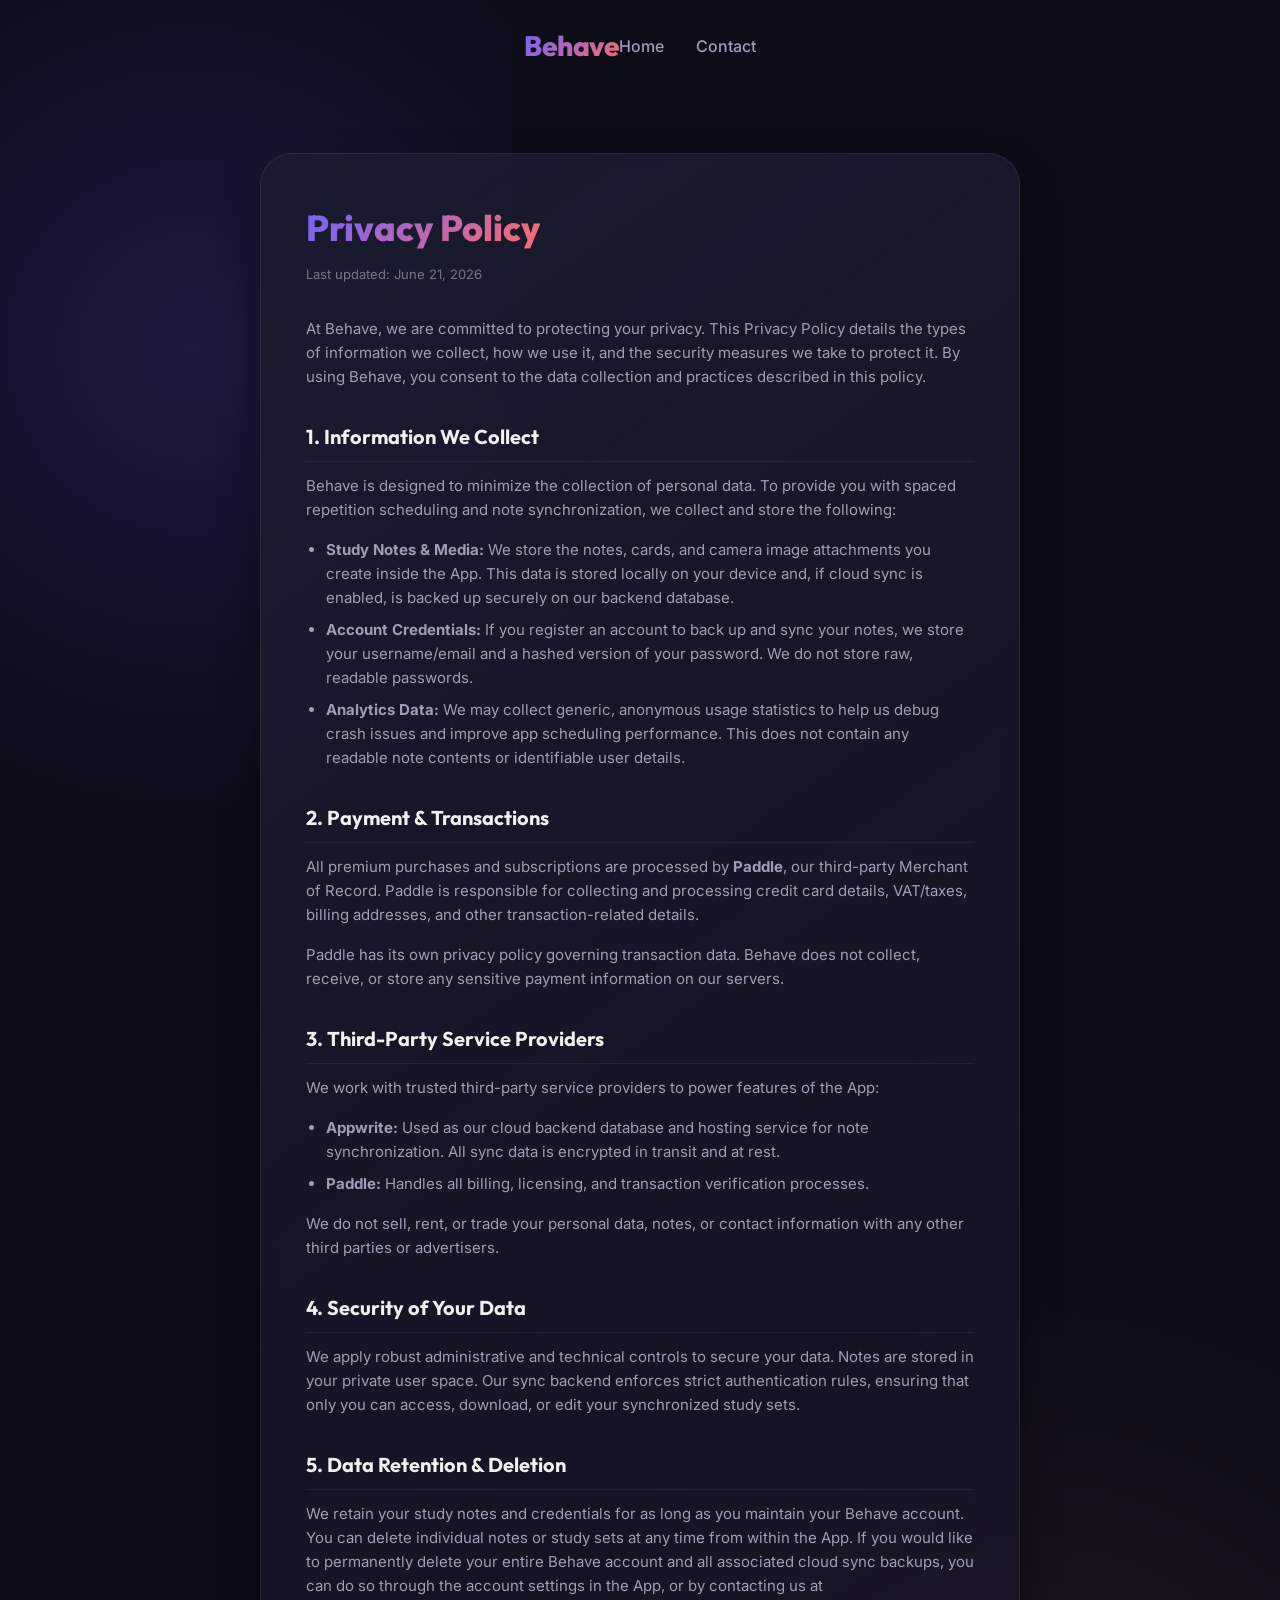
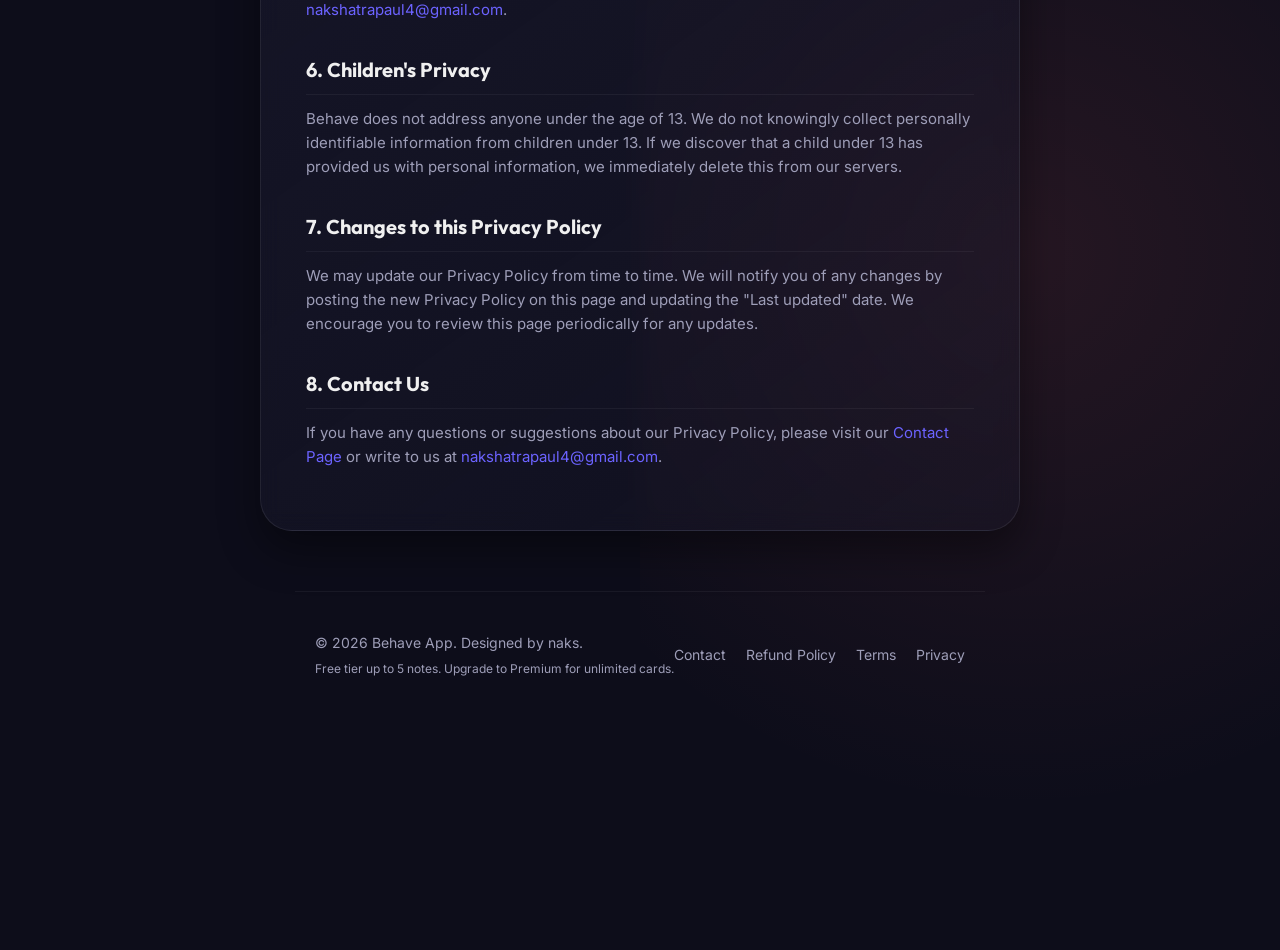
<file: docs/privacy.html>
<!DOCTYPE html>
<html lang="en">
<head>
    <meta charset="UTF-8">
    <meta name="viewport" content="width=device-width, initial-scale=1.0">
    <title>Privacy Policy — Behave</title>
    <link rel="stylesheet" href="style.css">
    <style>
        body {
            min-height: 100vh;
            display: flex;
            flex-direction: column;
            justify-content: space-between;
        }
        .policy-container {
            max-width: 800px;
            width: 100%;
            margin: 60px auto;
            padding: 0 20px;
            flex-grow: 1;
        }
        .policy-card {
            background: linear-gradient(145deg, var(--card-dark) 0%, rgba(26,26,46,0.3) 100%);
            border: 1px solid rgba(255, 255, 255, 0.08);
            border-radius: 32px;
            padding: 45px;
            backdrop-filter: blur(10px);
            -webkit-backdrop-filter: blur(10px);
            box-shadow: 0 20px 40px rgba(0, 0, 0, 0.4);
        }
        .policy-title {
            font-family: var(--font-outfit);
            font-size: 36px;
            font-weight: 800;
            margin-bottom: 8px;
            background: linear-gradient(135deg, var(--primary), var(--secondary));
            -webkit-background-clip: text;
            -webkit-text-fill-color: transparent;
            display: inline-block;
        }
        .last-updated {
            font-size: 13px;
            color: var(--text-gray);
            opacity: 0.7;
            margin-bottom: 32px;
        }
        .policy-card h2 {
            font-family: var(--font-outfit);
            font-size: 20px;
            font-weight: 700;
            margin-top: 32px;
            margin-bottom: 12px;
            color: var(--text-white);
            border-bottom: 1px solid rgba(255, 255, 255, 0.05);
            padding-bottom: 8px;
        }
        .policy-card p {
            color: var(--text-gray);
            font-size: 15px;
            line-height: 1.6;
            margin-bottom: 16px;
        }
        .policy-card ul {
            color: var(--text-gray);
            font-size: 15px;
            line-height: 1.6;
            margin-bottom: 16px;
            padding-left: 20px;
        }
        .policy-card li {
            margin-bottom: 8px;
        }
        .policy-card a {
            color: var(--primary);
            text-decoration: none;
            transition: color 0.3s;
        }
        .policy-card a:hover {
            color: var(--secondary);
            text-decoration: underline;
        }
    </style>
</head>
<body>

    <!-- Header Navigation -->
    <header>
        <a href="index.html" class="logo"><span>Behave</span></a>
        <div class="nav-links">
            <a href="index.html">Home</a>
            <a href="contact.html">Contact</a>
        </div>
    </header>

    <!-- Main Container -->
    <main class="policy-container">
        <div class="policy-card">
            <h1 class="policy-title">Privacy Policy</h1>
            <div class="last-updated">Last updated: June 21, 2026</div>

            <p>At Behave, we are committed to protecting your privacy. This Privacy Policy details the types of information we collect, how we use it, and the security measures we take to protect it. By using Behave, you consent to the data collection and practices described in this policy.</p>

            <h2>1. Information We Collect</h2>
            <p>Behave is designed to minimize the collection of personal data. To provide you with spaced repetition scheduling and note synchronization, we collect and store the following:</p>
            <ul>
                <li><strong>Study Notes & Media:</strong> We store the notes, cards, and camera image attachments you create inside the App. This data is stored locally on your device and, if cloud sync is enabled, is backed up securely on our backend database.</li>
                <li><strong>Account Credentials:</strong> If you register an account to back up and sync your notes, we store your username/email and a hashed version of your password. We do not store raw, readable passwords.</li>
                <li><strong>Analytics Data:</strong> We may collect generic, anonymous usage statistics to help us debug crash issues and improve app scheduling performance. This does not contain any readable note contents or identifiable user details.</li>
            </ul>

            <h2>2. Payment & Transactions</h2>
            <p>All premium purchases and subscriptions are processed by <strong>Paddle</strong>, our third-party Merchant of Record. Paddle is responsible for collecting and processing credit card details, VAT/taxes, billing addresses, and other transaction-related details.</p>
            <p>Paddle has its own privacy policy governing transaction data. Behave does not collect, receive, or store any sensitive payment information on our servers.</p>

            <h2>3. Third-Party Service Providers</h2>
            <p>We work with trusted third-party service providers to power features of the App:</p>
            <ul>
                <li><strong>Appwrite:</strong> Used as our cloud backend database and hosting service for note synchronization. All sync data is encrypted in transit and at rest.</li>
                <li><strong>Paddle:</strong> Handles all billing, licensing, and transaction verification processes.</li>
            </ul>
            <p>We do not sell, rent, or trade your personal data, notes, or contact information with any other third parties or advertisers.</p>

            <h2>4. Security of Your Data</h2>
            <p>We apply robust administrative and technical controls to secure your data. Notes are stored in your private user space. Our sync backend enforces strict authentication rules, ensuring that only you can access, download, or edit your synchronized study sets.</p>

            <h2>5. Data Retention & Deletion</h2>
            <p>We retain your study notes and credentials for as long as you maintain your Behave account. You can delete individual notes or study sets at any time from within the App. If you would like to permanently delete your entire Behave account and all associated cloud sync backups, you can do so through the account settings in the App, or by contacting us at <a href="mailto:nakshatrapaul4@gmail.com">nakshatrapaul4@gmail.com</a>.</p>

            <h2>6. Children's Privacy</h2>
            <p>Behave does not address anyone under the age of 13. We do not knowingly collect personally identifiable information from children under 13. If we discover that a child under 13 has provided us with personal information, we immediately delete this from our servers.</p>

            <h2>7. Changes to this Privacy Policy</h2>
            <p>We may update our Privacy Policy from time to time. We will notify you of any changes by posting the new Privacy Policy on this page and updating the "Last updated" date. We encourage you to review this page periodically for any updates.</p>

            <h2>8. Contact Us</h2>
            <p>If you have any questions or suggestions about our Privacy Policy, please visit our <a href="contact.html">Contact Page</a> or write to us at <a href="mailto:nakshatrapaul4@gmail.com">nakshatrapaul4@gmail.com</a>.</p>
        </div>
    </main>

    <!-- Footer -->
    <footer>
        <div>
            <p>&copy; 2026 Behave App. Designed by naks.</p>
            <p style="font-size: 12px; margin-top: 4px;">Free tier up to 5 notes. Upgrade to Premium for unlimited cards.</p>
        </div>
        <div style="display: flex; gap: 20px;">
            <a href="contact.html" style="color: var(--text-gray); text-decoration: none; transition: color 0.3s;" onmouseover="this.style.color='#F0F0F0'" onmouseout="this.style.color='var(--text-gray)'">Contact</a>
            <a href="refund.html" style="color: var(--text-gray); text-decoration: none; transition: color 0.3s;" onmouseover="this.style.color='#F0F0F0'" onmouseout="this.style.color='var(--text-gray)'">Refund Policy</a>
            <a href="terms.html" style="color: var(--text-gray); text-decoration: none; transition: color 0.3s;" onmouseover="this.style.color='#F0F0F0'" onmouseout="this.style.color='var(--text-gray)'">Terms</a>
            <a href="privacy.html" style="color: var(--text-gray); text-decoration: none; transition: color 0.3s;" onmouseover="this.style.color='#F0F0F0'" onmouseout="this.style.color='var(--text-gray)'">Privacy</a>
        </div>
    </footer>

</body>
</html>
</file>
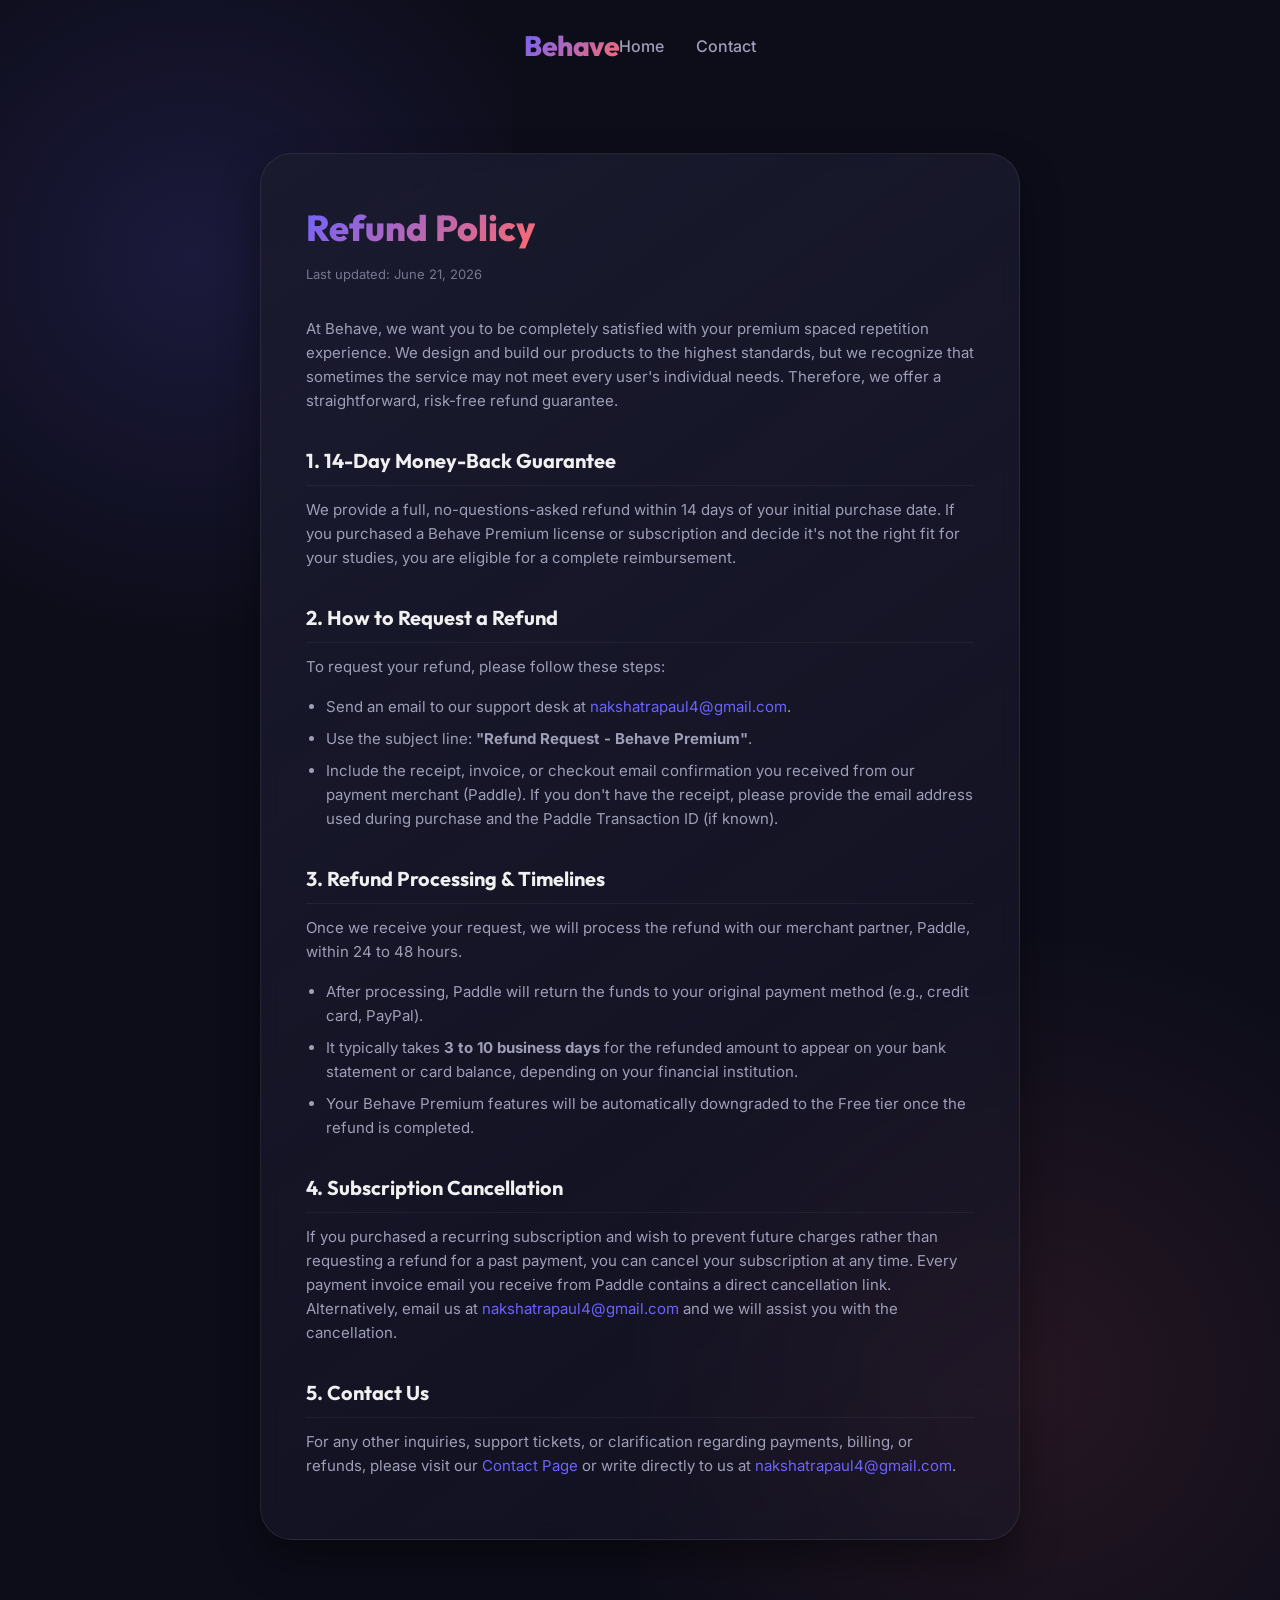
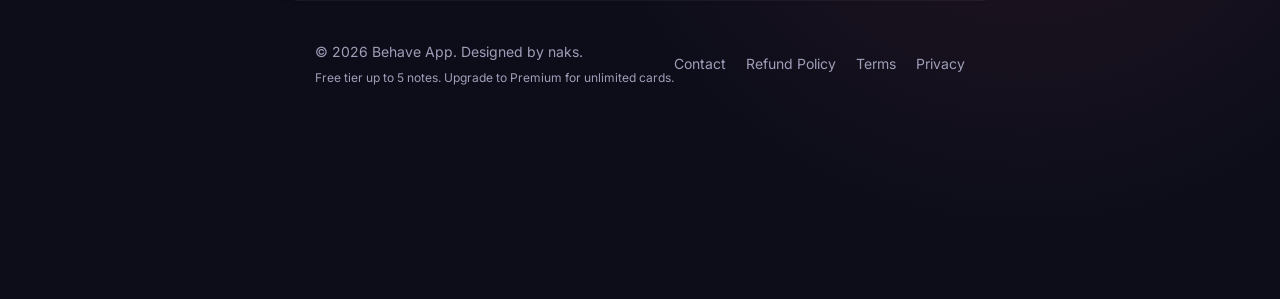
<file: docs/refund.html>
<!DOCTYPE html>
<html lang="en">
<head>
    <meta charset="UTF-8">
    <meta name="viewport" content="width=device-width, initial-scale=1.0">
    <title>Refund Policy — Behave</title>
    <link rel="stylesheet" href="style.css">
    <style>
        body {
            min-height: 100vh;
            display: flex;
            flex-direction: column;
            justify-content: space-between;
        }
        .policy-container {
            max-width: 800px;
            width: 100%;
            margin: 60px auto;
            padding: 0 20px;
            flex-grow: 1;
        }
        .policy-card {
            background: linear-gradient(145deg, var(--card-dark) 0%, rgba(26,26,46,0.3) 100%);
            border: 1px solid rgba(255, 255, 255, 0.08);
            border-radius: 32px;
            padding: 45px;
            backdrop-filter: blur(10px);
            -webkit-backdrop-filter: blur(10px);
            box-shadow: 0 20px 40px rgba(0, 0, 0, 0.4);
        }
        .policy-title {
            font-family: var(--font-outfit);
            font-size: 36px;
            font-weight: 800;
            margin-bottom: 8px;
            background: linear-gradient(135deg, var(--primary), var(--secondary));
            -webkit-background-clip: text;
            -webkit-text-fill-color: transparent;
            display: inline-block;
        }
        .last-updated {
            font-size: 13px;
            color: var(--text-gray);
            opacity: 0.7;
            margin-bottom: 32px;
        }
        .policy-card h2 {
            font-family: var(--font-outfit);
            font-size: 20px;
            font-weight: 700;
            margin-top: 32px;
            margin-bottom: 12px;
            color: var(--text-white);
            border-bottom: 1px solid rgba(255, 255, 255, 0.05);
            padding-bottom: 8px;
        }
        .policy-card p {
            color: var(--text-gray);
            font-size: 15px;
            line-height: 1.6;
            margin-bottom: 16px;
        }
        .policy-card ul {
            color: var(--text-gray);
            font-size: 15px;
            line-height: 1.6;
            margin-bottom: 16px;
            padding-left: 20px;
        }
        .policy-card li {
            margin-bottom: 8px;
        }
        .policy-card a {
            color: var(--primary);
            text-decoration: none;
            transition: color 0.3s;
        }
        .policy-card a:hover {
            color: var(--secondary);
            text-decoration: underline;
        }
    </style>
</head>
<body>

    <!-- Header Navigation -->
    <header>
        <a href="index.html" class="logo"><span>Behave</span></a>
        <div class="nav-links">
            <a href="index.html">Home</a>
            <a href="contact.html">Contact</a>
        </div>
    </header>

    <!-- Main Container -->
    <main class="policy-container">
        <div class="policy-card">
            <h1 class="policy-title">Refund Policy</h1>
            <div class="last-updated">Last updated: June 21, 2026</div>

            <p>At Behave, we want you to be completely satisfied with your premium spaced repetition experience. We design and build our products to the highest standards, but we recognize that sometimes the service may not meet every user's individual needs. Therefore, we offer a straightforward, risk-free refund guarantee.</p>

            <h2>1. 14-Day Money-Back Guarantee</h2>
            <p>We provide a full, no-questions-asked refund within 14 days of your initial purchase date. If you purchased a Behave Premium license or subscription and decide it's not the right fit for your studies, you are eligible for a complete reimbursement.</p>

            <h2>2. How to Request a Refund</h2>
            <p>To request your refund, please follow these steps:</p>
            <ul>
                <li>Send an email to our support desk at <a href="mailto:nakshatrapaul4@gmail.com">nakshatrapaul4@gmail.com</a>.</li>
                <li>Use the subject line: <strong>"Refund Request - Behave Premium"</strong>.</li>
                <li>Include the receipt, invoice, or checkout email confirmation you received from our payment merchant (Paddle). If you don't have the receipt, please provide the email address used during purchase and the Paddle Transaction ID (if known).</li>
            </ul>

            <h2>3. Refund Processing & Timelines</h2>
            <p>Once we receive your request, we will process the refund with our merchant partner, Paddle, within 24 to 48 hours.</p>
            <ul>
                <li>After processing, Paddle will return the funds to your original payment method (e.g., credit card, PayPal).</li>
                <li>It typically takes <strong>3 to 10 business days</strong> for the refunded amount to appear on your bank statement or card balance, depending on your financial institution.</li>
                <li>Your Behave Premium features will be automatically downgraded to the Free tier once the refund is completed.</li>
            </ul>

            <h2>4. Subscription Cancellation</h2>
            <p>If you purchased a recurring subscription and wish to prevent future charges rather than requesting a refund for a past payment, you can cancel your subscription at any time. Every payment invoice email you receive from Paddle contains a direct cancellation link. Alternatively, email us at <a href="mailto:nakshatrapaul4@gmail.com">nakshatrapaul4@gmail.com</a> and we will assist you with the cancellation.</p>

            <h2>5. Contact Us</h2>
            <p>For any other inquiries, support tickets, or clarification regarding payments, billing, or refunds, please visit our <a href="contact.html">Contact Page</a> or write directly to us at <a href="mailto:nakshatrapaul4@gmail.com">nakshatrapaul4@gmail.com</a>.</p>
        </div>
    </main>

    <!-- Footer -->
    <footer>
        <div>
            <p>&copy; 2026 Behave App. Designed by naks.</p>
            <p style="font-size: 12px; margin-top: 4px;">Free tier up to 5 notes. Upgrade to Premium for unlimited cards.</p>
        </div>
        <div style="display: flex; gap: 20px;">
            <a href="contact.html" style="color: var(--text-gray); text-decoration: none; transition: color 0.3s;" onmouseover="this.style.color='#F0F0F0'" onmouseout="this.style.color='var(--text-gray)'">Contact</a>
            <a href="refund.html" style="color: var(--text-gray); text-decoration: none; transition: color 0.3s;" onmouseover="this.style.color='#F0F0F0'" onmouseout="this.style.color='var(--text-gray)'">Refund Policy</a>
            <a href="terms.html" style="color: var(--text-gray); text-decoration: none; transition: color 0.3s;" onmouseover="this.style.color='#F0F0F0'" onmouseout="this.style.color='var(--text-gray)'">Terms</a>
            <a href="privacy.html" style="color: var(--text-gray); text-decoration: none; transition: color 0.3s;" onmouseover="this.style.color='#F0F0F0'" onmouseout="this.style.color='var(--text-gray)'">Privacy</a>
        </div>
    </footer>

</body>
</html>
</file>
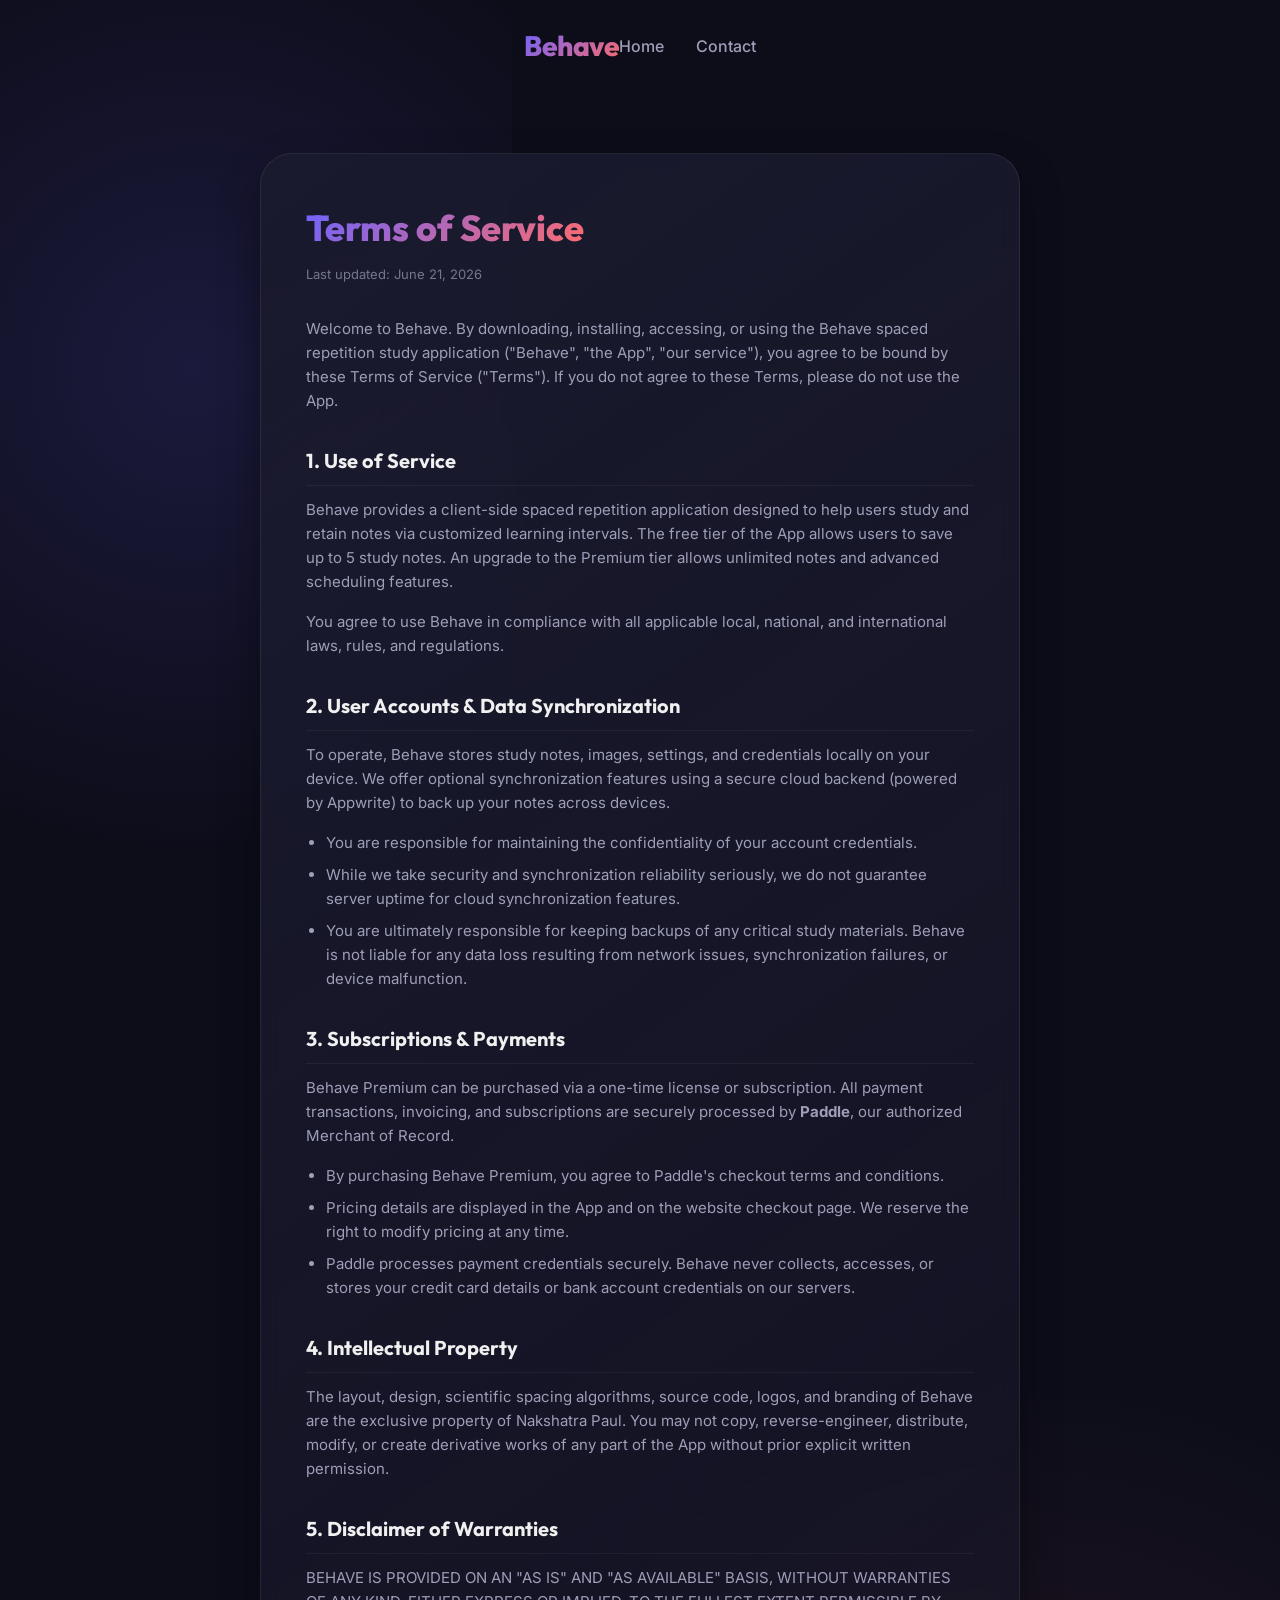
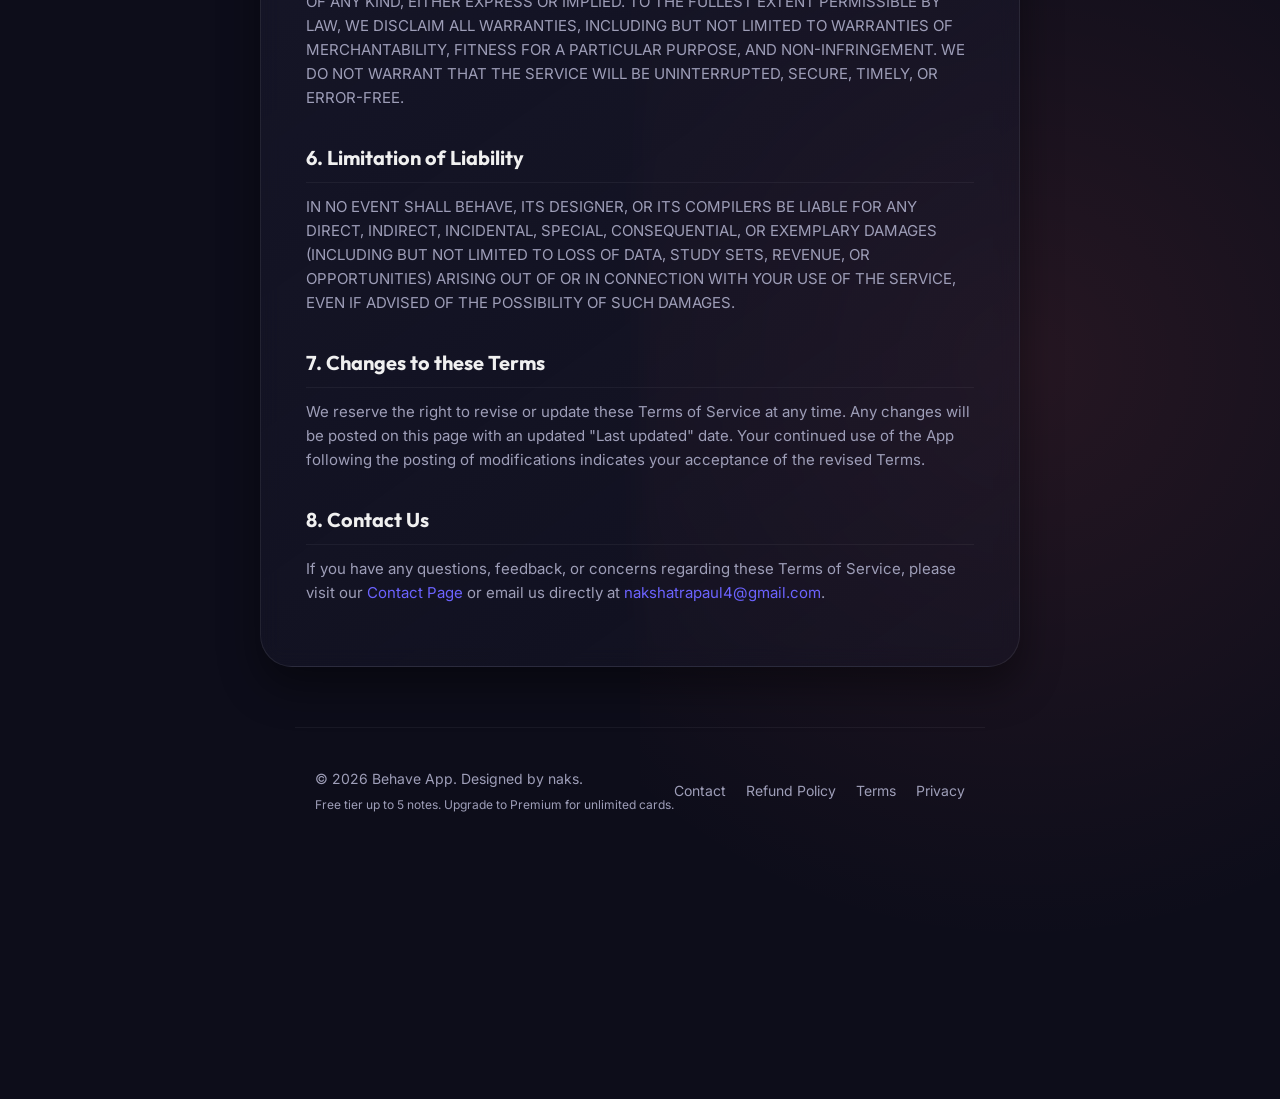
<file: docs/terms.html>
<!DOCTYPE html>
<html lang="en">
<head>
    <meta charset="UTF-8">
    <meta name="viewport" content="width=device-width, initial-scale=1.0">
    <title>Terms of Service — Behave</title>
    <link rel="stylesheet" href="style.css">
    <style>
        body {
            min-height: 100vh;
            display: flex;
            flex-direction: column;
            justify-content: space-between;
        }
        .policy-container {
            max-width: 800px;
            width: 100%;
            margin: 60px auto;
            padding: 0 20px;
            flex-grow: 1;
        }
        .policy-card {
            background: linear-gradient(145deg, var(--card-dark) 0%, rgba(26,26,46,0.3) 100%);
            border: 1px solid rgba(255, 255, 255, 0.08);
            border-radius: 32px;
            padding: 45px;
            backdrop-filter: blur(10px);
            -webkit-backdrop-filter: blur(10px);
            box-shadow: 0 20px 40px rgba(0, 0, 0, 0.4);
        }
        .policy-title {
            font-family: var(--font-outfit);
            font-size: 36px;
            font-weight: 800;
            margin-bottom: 8px;
            background: linear-gradient(135deg, var(--primary), var(--secondary));
            -webkit-background-clip: text;
            -webkit-text-fill-color: transparent;
            display: inline-block;
        }
        .last-updated {
            font-size: 13px;
            color: var(--text-gray);
            opacity: 0.7;
            margin-bottom: 32px;
        }
        .policy-card h2 {
            font-family: var(--font-outfit);
            font-size: 20px;
            font-weight: 700;
            margin-top: 32px;
            margin-bottom: 12px;
            color: var(--text-white);
            border-bottom: 1px solid rgba(255, 255, 255, 0.05);
            padding-bottom: 8px;
        }
        .policy-card p {
            color: var(--text-gray);
            font-size: 15px;
            line-height: 1.6;
            margin-bottom: 16px;
        }
        .policy-card ul {
            color: var(--text-gray);
            font-size: 15px;
            line-height: 1.6;
            margin-bottom: 16px;
            padding-left: 20px;
        }
        .policy-card li {
            margin-bottom: 8px;
        }
        .policy-card a {
            color: var(--primary);
            text-decoration: none;
            transition: color 0.3s;
        }
        .policy-card a:hover {
            color: var(--secondary);
            text-decoration: underline;
        }
    </style>
</head>
<body>

    <!-- Header Navigation -->
    <header>
        <a href="index.html" class="logo"><span>Behave</span></a>
        <div class="nav-links">
            <a href="index.html">Home</a>
            <a href="contact.html">Contact</a>
        </div>
    </header>

    <!-- Main Container -->
    <main class="policy-container">
        <div class="policy-card">
            <h1 class="policy-title">Terms of Service</h1>
            <div class="last-updated">Last updated: June 21, 2026</div>

            <p>Welcome to Behave. By downloading, installing, accessing, or using the Behave spaced repetition study application ("Behave", "the App", "our service"), you agree to be bound by these Terms of Service ("Terms"). If you do not agree to these Terms, please do not use the App.</p>

            <h2>1. Use of Service</h2>
            <p>Behave provides a client-side spaced repetition application designed to help users study and retain notes via customized learning intervals. The free tier of the App allows users to save up to 5 study notes. An upgrade to the Premium tier allows unlimited notes and advanced scheduling features.</p>
            <p>You agree to use Behave in compliance with all applicable local, national, and international laws, rules, and regulations.</p>

            <h2>2. User Accounts & Data Synchronization</h2>
            <p>To operate, Behave stores study notes, images, settings, and credentials locally on your device. We offer optional synchronization features using a secure cloud backend (powered by Appwrite) to back up your notes across devices.</p>
            <ul>
                <li>You are responsible for maintaining the confidentiality of your account credentials.</li>
                <li>While we take security and synchronization reliability seriously, we do not guarantee server uptime for cloud synchronization features.</li>
                <li>You are ultimately responsible for keeping backups of any critical study materials. Behave is not liable for any data loss resulting from network issues, synchronization failures, or device malfunction.</li>
            </ul>

            <h2>3. Subscriptions & Payments</h2>
            <p>Behave Premium can be purchased via a one-time license or subscription. All payment transactions, invoicing, and subscriptions are securely processed by <strong>Paddle</strong>, our authorized Merchant of Record.</p>
            <ul>
                <li>By purchasing Behave Premium, you agree to Paddle's checkout terms and conditions.</li>
                <li>Pricing details are displayed in the App and on the website checkout page. We reserve the right to modify pricing at any time.</li>
                <li>Paddle processes payment credentials securely. Behave never collects, accesses, or stores your credit card details or bank account credentials on our servers.</li>
            </ul>

            <h2>4. Intellectual Property</h2>
            <p>The layout, design, scientific spacing algorithms, source code, logos, and branding of Behave are the exclusive property of Nakshatra Paul. You may not copy, reverse-engineer, distribute, modify, or create derivative works of any part of the App without prior explicit written permission.</p>

            <h2>5. Disclaimer of Warranties</h2>
            <p>BEHAVE IS PROVIDED ON AN "AS IS" AND "AS AVAILABLE" BASIS, WITHOUT WARRANTIES OF ANY KIND, EITHER EXPRESS OR IMPLIED. TO THE FULLEST EXTENT PERMISSIBLE BY LAW, WE DISCLAIM ALL WARRANTIES, INCLUDING BUT NOT LIMITED TO WARRANTIES OF MERCHANTABILITY, FITNESS FOR A PARTICULAR PURPOSE, AND NON-INFRINGEMENT. WE DO NOT WARRANT THAT THE SERVICE WILL BE UNINTERRUPTED, SECURE, TIMELY, OR ERROR-FREE.</p>

            <h2>6. Limitation of Liability</h2>
            <p>IN NO EVENT SHALL BEHAVE, ITS DESIGNER, OR ITS COMPILERS BE LIABLE FOR ANY DIRECT, INDIRECT, INCIDENTAL, SPECIAL, CONSEQUENTIAL, OR EXEMPLARY DAMAGES (INCLUDING BUT NOT LIMITED TO LOSS OF DATA, STUDY SETS, REVENUE, OR OPPORTUNITIES) ARISING OUT OF OR IN CONNECTION WITH YOUR USE OF THE SERVICE, EVEN IF ADVISED OF THE POSSIBILITY OF SUCH DAMAGES.</p>

            <h2>7. Changes to these Terms</h2>
            <p>We reserve the right to revise or update these Terms of Service at any time. Any changes will be posted on this page with an updated "Last updated" date. Your continued use of the App following the posting of modifications indicates your acceptance of the revised Terms.</p>

            <h2>8. Contact Us</h2>
            <p>If you have any questions, feedback, or concerns regarding these Terms of Service, please visit our <a href="contact.html">Contact Page</a> or email us directly at <a href="mailto:nakshatrapaul4@gmail.com">nakshatrapaul4@gmail.com</a>.</p>
        </div>
    </main>

    <!-- Footer -->
    <footer>
        <div>
            <p>&copy; 2026 Behave App. Designed by naks.</p>
            <p style="font-size: 12px; margin-top: 4px;">Free tier up to 5 notes. Upgrade to Premium for unlimited cards.</p>
        </div>
        <div style="display: flex; gap: 20px;">
            <a href="contact.html" style="color: var(--text-gray); text-decoration: none; transition: color 0.3s;" onmouseover="this.style.color='#F0F0F0'" onmouseout="this.style.color='var(--text-gray)'">Contact</a>
            <a href="refund.html" style="color: var(--text-gray); text-decoration: none; transition: color 0.3s;" onmouseover="this.style.color='#F0F0F0'" onmouseout="this.style.color='var(--text-gray)'">Refund Policy</a>
            <a href="terms.html" style="color: var(--text-gray); text-decoration: none; transition: color 0.3s;" onmouseover="this.style.color='#F0F0F0'" onmouseout="this.style.color='var(--text-gray)'">Terms</a>
            <a href="privacy.html" style="color: var(--text-gray); text-decoration: none; transition: color 0.3s;" onmouseover="this.style.color='#F0F0F0'" onmouseout="this.style.color='var(--text-gray)'">Privacy</a>
        </div>
    </footer>

</body>
</html>
</file>
<file: docs/style.css>
/* Custom Fonts */
@import url('https://fonts.googleapis.com/css2?family=Inter:wght@300;400;500;600&family=Outfit:wght@400;600;700;800&display=swap');

:root {
    --primary: #6C63FF;
    --primary-light: #3F37C9;
    --secondary: #FF6B6B;
    --accent: #4ECDC4;
    --bg-dark: #0D0D1A;
    --card-dark: #1A1A2E;
    --card-hover: #252540;
    --text-white: #F0F0F0;
    --text-gray: #9E9EB8;
    --font-outfit: 'Outfit', sans-serif;
    --font-inter: 'Inter', sans-serif;
}

* {
    margin: 0;
    padding: 0;
    box-sizing: border-box;
}

body {
    background-color: var(--bg-dark);
    color: var(--text-white);
    font-family: var(--font-inter);
    line-height: 1.6;
    overflow-x: hidden;
    position: relative;
}

/* Background Gradients (Aesthetic Glows) */
body::before {
    content: '';
    position: absolute;
    top: -10%;
    left: -10%;
    width: 50%;
    height: 50%;
    background: radial-gradient(circle, rgba(108, 99, 255, 0.15) 0%, rgba(0,0,0,0) 70%);
    z-index: -1;
    pointer-events: none;
}

body::after {
    content: '';
    position: absolute;
    bottom: -10%;
    right: -10%;
    width: 60%;
    height: 60%;
    background: radial-gradient(circle, rgba(255, 107, 107, 0.1) 0%, rgba(0,0,0,0) 70%);
    z-index: -1;
    pointer-events: none;
}

/* Header / Navigation */
header {
    max-width: 1200px;
    margin: 0 auto;
    padding: 24px 20px;
    display: flex;
    justify-content: space-between;
    align-items: center;
}

.logo {
    font-family: var(--font-outfit);
    font-size: 28px;
    font-weight: 800;
    color: var(--text-white);
    text-decoration: none;
    letter-spacing: -0.5px;
    display: flex;
    align-items: center;
    gap: 8px;
}

.logo span {
    background: linear-gradient(135deg, var(--primary), var(--secondary));
    -webkit-background-clip: text;
    -webkit-text-fill-color: transparent;
}

.nav-links {
    display: flex;
    gap: 32px;
}

.nav-links a {
    color: var(--text-gray);
    text-decoration: none;
    font-weight: 500;
    transition: color 0.3s ease;
}

.nav-links a:hover {
    color: var(--text-white);
}

/* Hero Section */
.hero {
    max-width: 1200px;
    margin: 60px auto 100px;
    padding: 0 20px;
    display: grid;
    grid-template-columns: 1.1fr 0.9fr;
    gap: 60px;
    align-items: center;
}

@media (max-width: 968px) {
    .hero {
        grid-template-columns: 1fr;
        text-align: center;
        margin-top: 20px;
        gap: 40px;
    }
}

.hero-content {
    display: flex;
    flex-direction: column;
    gap: 24px;
}

.hero-tagline {
    font-family: var(--font-outfit);
    font-size: 56px;
    font-weight: 800;
    line-height: 1.1;
    letter-spacing: -1.5px;
}

@media (max-width: 768px) {
    .hero-tagline {
        font-size: 40px;
    }
}

.hero-tagline span {
    background: linear-gradient(135deg, var(--primary), var(--secondary));
    -webkit-background-clip: text;
    -webkit-text-fill-color: transparent;
}

.hero-description {
    font-size: 18px;
    color: var(--text-gray);
    max-width: 540px;
}

@media (max-width: 968px) {
    .hero-description {
        margin: 0 auto;
    }
}

/* Call to Action Button */
.cta-group {
    display: flex;
    gap: 16px;
    align-items: center;
}

@media (max-width: 968px) {
    .cta-group {
        justify-content: center;
    }
}

@media (max-width: 480px) {
    .cta-group {
        flex-direction: column;
        width: 100%;
    }
}

.btn-primary {
    background: linear-gradient(135deg, var(--primary), var(--primary-light));
    color: var(--text-white);
    text-decoration: none;
    font-family: var(--font-outfit);
    font-size: 18px;
    font-weight: 700;
    padding: 16px 32px;
    border-radius: 50px;
    display: inline-flex;
    align-items: center;
    gap: 12px;
    box-shadow: 0 4px 20px rgba(108, 99, 255, 0.3);
    transition: all 0.3s cubic-bezier(0.16, 1, 0.3, 1);
    border: none;
    cursor: pointer;
}

.btn-primary:hover {
    transform: translateY(-2px);
    box-shadow: 0 8px 30px rgba(108, 99, 255, 0.5);
}

.btn-primary svg {
    width: 20px;
    height: 20px;
    fill: currentColor;
    transition: transform 0.3s ease;
}

.btn-primary:hover svg {
    transform: translateY(2px);
}

.btn-secondary {
    background-color: transparent;
    color: var(--text-white);
    border: 2px solid var(--card-hover);
    text-decoration: none;
    font-family: var(--font-outfit);
    font-size: 18px;
    font-weight: 700;
    padding: 16px 32px;
    border-radius: 50px;
    transition: all 0.3s ease;
}

.btn-secondary:hover {
    border-color: var(--text-white);
    background-color: rgba(255, 255, 255, 0.05);
}

@media (max-width: 480px) {
    .btn-primary, .btn-secondary {
        width: 100%;
        justify-content: center;
    }
}

/* Mockup Showcase */
.mockup-container {
    position: relative;
    display: flex;
    justify-content: center;
    align-items: center;
}

.device-wrapper {
    position: relative;
    width: 300px;
    height: 600px;
    border-radius: 40px;
    background-color: #000;
    border: 10px solid #1a1a2e;
    box-shadow: 0 25px 50px -12px rgba(0, 0, 0, 0.8),
                0 0 30px rgba(108, 99, 255, 0.2);
    overflow: hidden;
}

.device-screen {
    width: 100%;
    height: 100%;
    object-fit: cover;
    background-color: var(--bg-dark);
}

.device-notch {
    position: absolute;
    top: 0;
    left: 50%;
    transform: translateX(-50%);
    width: 120px;
    height: 20px;
    background-color: #000;
    border-bottom-left-radius: 12px;
    border-bottom-right-radius: 12px;
    z-index: 10;
}

/* Features Grid */
.features-section {
    max-width: 1200px;
    margin: 80px auto;
    padding: 0 20px;
}

.section-header {
    text-align: center;
    margin-bottom: 60px;
    display: flex;
    flex-direction: column;
    gap: 12px;
}

.section-title {
    font-family: var(--font-outfit);
    font-size: 38px;
    font-weight: 800;
}

.section-subtitle {
    color: var(--text-gray);
    max-width: 600px;
    margin: 0 auto;
}

.features-grid {
    display: grid;
    grid-template-columns: repeat(auto-fit, minmax(300px, 1fr));
    gap: 32px;
}

.feature-card {
    background-color: var(--card-dark);
    border: 1px solid rgba(255, 255, 255, 0.05);
    border-radius: 24px;
    padding: 32px;
    display: flex;
    flex-direction: column;
    gap: 16px;
    transition: all 0.3s ease;
}

.feature-card:hover {
    transform: translateY(-4px);
    border-color: rgba(108, 99, 255, 0.3);
    background-color: var(--card-hover);
    box-shadow: 0 10px 30px rgba(108, 99, 255, 0.05);
}

.feature-icon-wrapper {
    width: 50px;
    height: 50px;
    border-radius: 14px;
    display: flex;
    align-items: center;
    justify-content: center;
    font-size: 24px;
}

.icon-purple {
    background-color: rgba(108, 99, 255, 0.15);
    color: var(--primary);
}

.icon-green {
    background-color: rgba(78, 205, 196, 0.15);
    color: var(--accent);
}

.icon-coral {
    background-color: rgba(255, 107, 107, 0.15);
    color: var(--secondary);
}

.feature-title {
    font-family: var(--font-outfit);
    font-size: 22px;
    font-weight: 700;
}

.feature-desc {
    color: var(--text-gray);
    font-size: 15px;
}

/* Install Guide & FAQ */
.onboarding-section {
    max-width: 800px;
    margin: 100px auto;
    padding: 0 20px;
}

.guide-card {
    background: linear-gradient(145deg, var(--card-dark) 0%, rgba(26,26,46,0.3) 100%);
    border: 1px solid rgba(255, 255, 255, 0.08);
    border-radius: 32px;
    padding: 40px;
    backdrop-filter: blur(10px);
}

@media (max-width: 480px) {
    .guide-card {
        padding: 24px;
    }
}

.guide-steps {
    display: flex;
    flex-direction: column;
    gap: 28px;
    margin-top: 32px;
}

.step-item {
    display: flex;
    gap: 20px;
    align-items: flex-start;
}

.step-num {
    background-color: rgba(108, 99, 255, 0.15);
    color: var(--primary);
    width: 36px;
    height: 36px;
    border-radius: 50%;
    display: flex;
    align-items: center;
    justify-content: center;
    font-family: var(--font-outfit);
    font-weight: 700;
    flex-shrink: 0;
}

.step-content h4 {
    font-family: var(--font-outfit);
    font-size: 18px;
    font-weight: 700;
    margin-bottom: 4px;
}

.step-content p {
    color: var(--text-gray);
    font-size: 15px;
}

/* FAQ Accordion */
.faq-container {
    margin-top: 40px;
    display: flex;
    flex-direction: column;
    gap: 16px;
}

.faq-item {
    background-color: rgba(255, 255, 255, 0.02);
    border: 1px solid rgba(255, 255, 255, 0.04);
    border-radius: 16px;
    padding: 20px;
}

.faq-question {
    font-family: var(--font-outfit);
    font-size: 16px;
    font-weight: 700;
    margin-bottom: 8px;
    color: var(--text-white);
}

.faq-answer {
    color: var(--text-gray);
    font-size: 14px;
}

/* Footer */
footer {
    border-top: 1px solid rgba(255, 255, 255, 0.05);
    max-width: 1200px;
    margin: 0 auto;
    padding: 40px 20px;
    display: flex;
    justify-content: space-between;
    align-items: center;
    color: var(--text-gray);
    font-size: 14px;
}

@media (max-width: 768px) {
    footer {
        flex-direction: column;
        gap: 20px;
        text-align: center;
    }
}

.email-link {
    color: var(--primary);
    text-decoration: none;
    font-weight: 600;
    transition: color 0.3s ease;
}

.email-link:hover {
    color: var(--secondary);
    text-decoration: underline;
}
</file>
